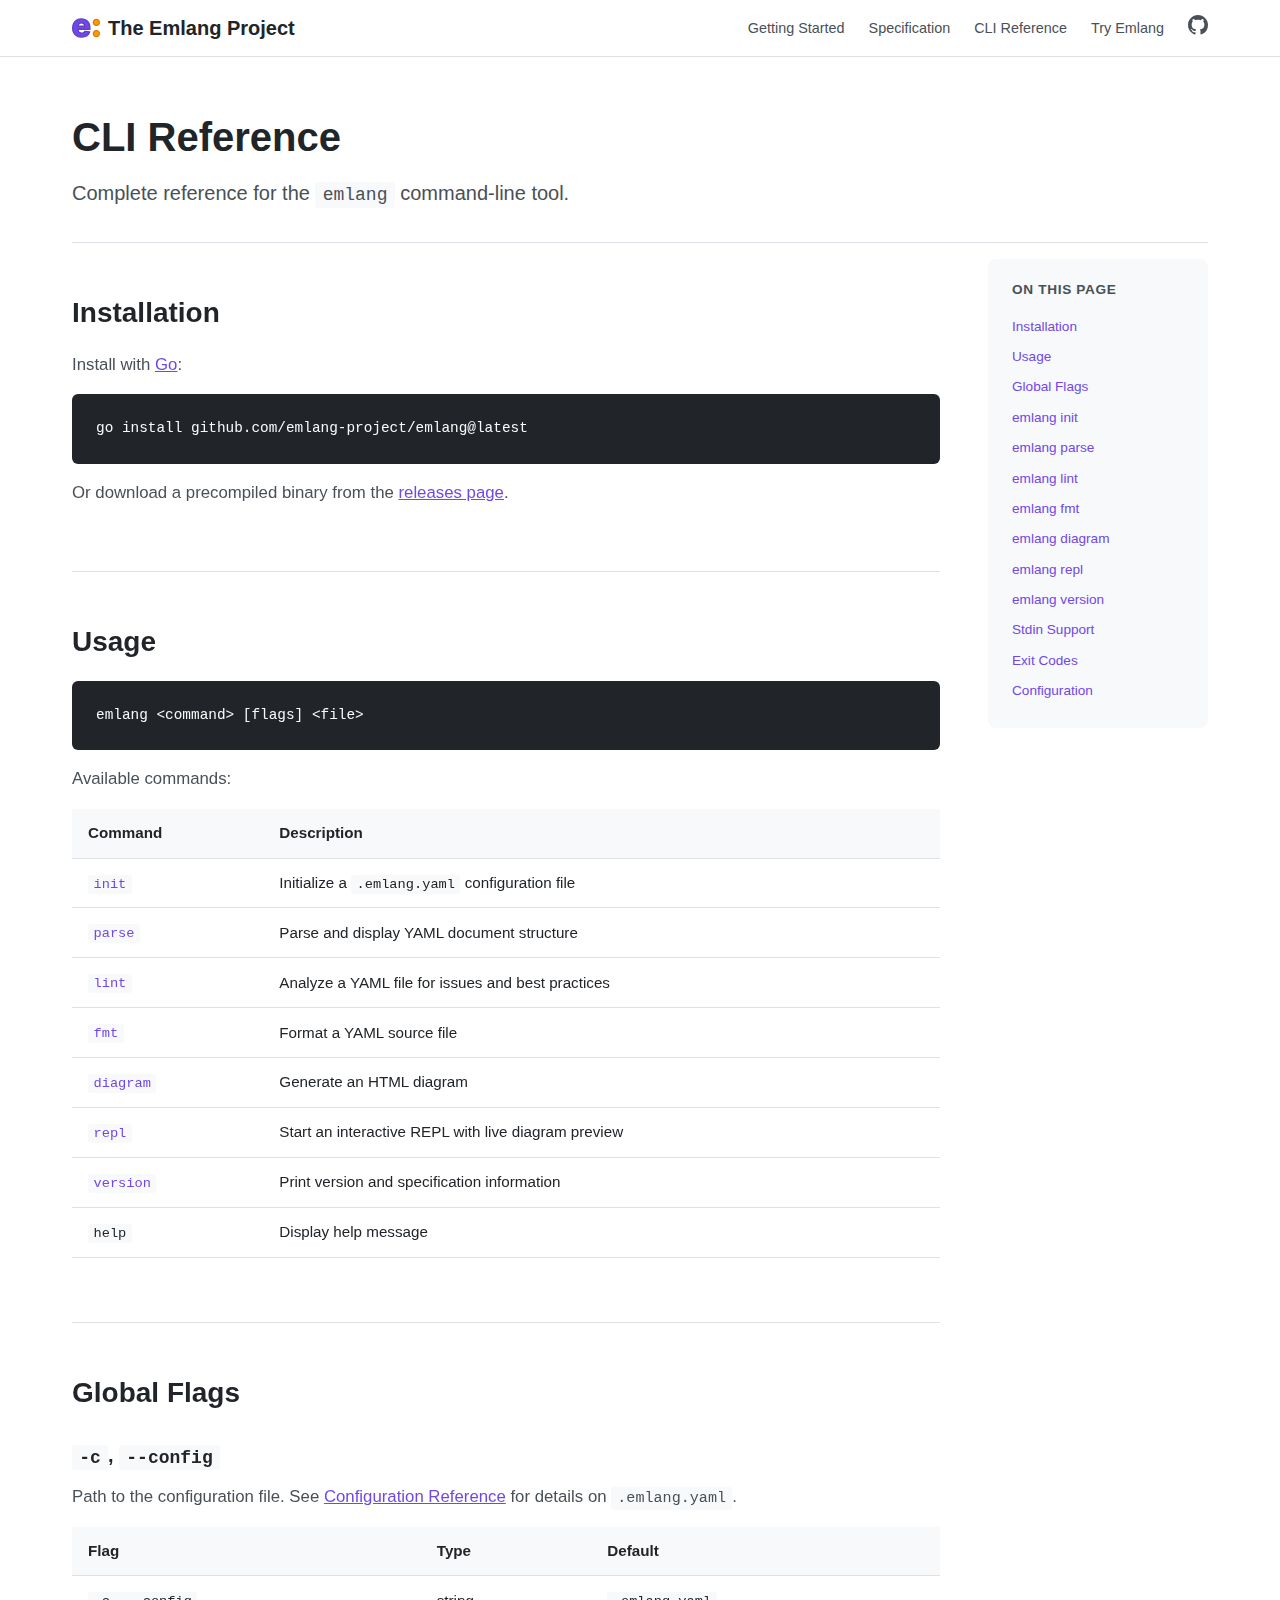
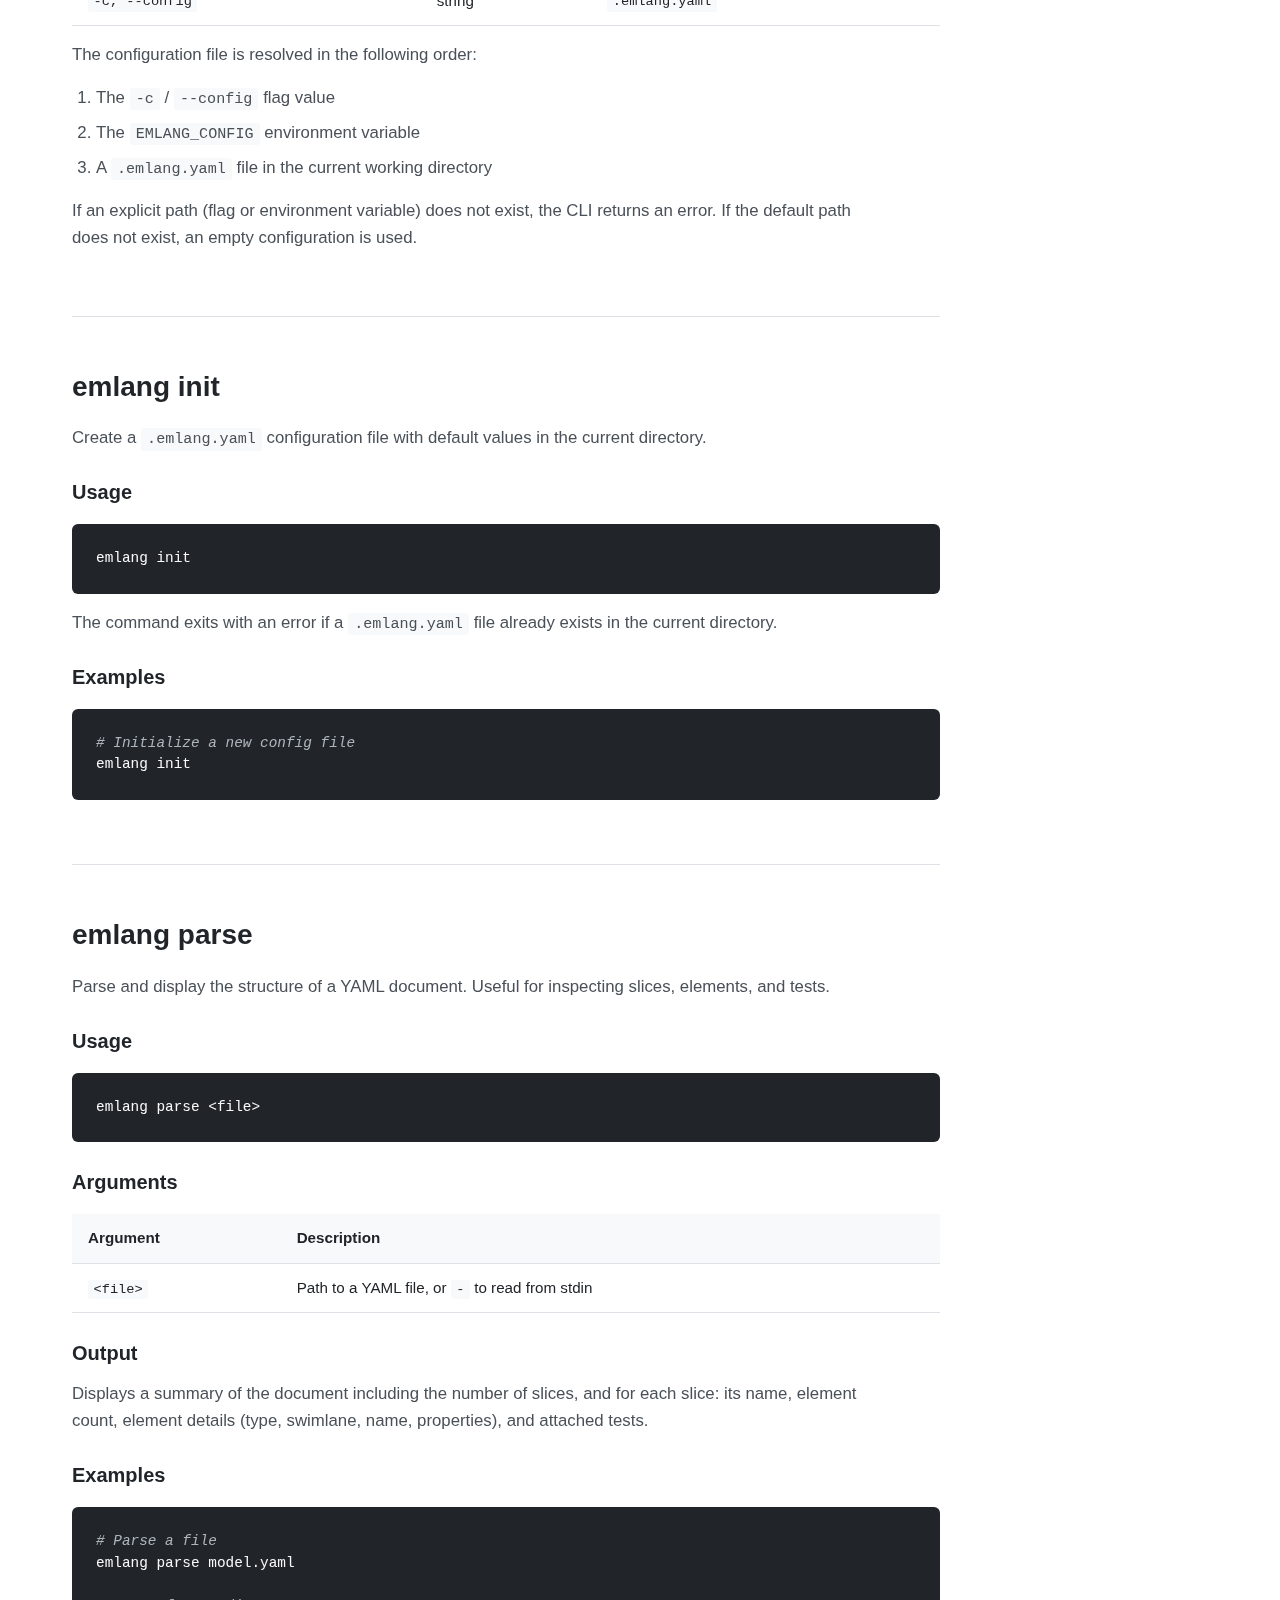
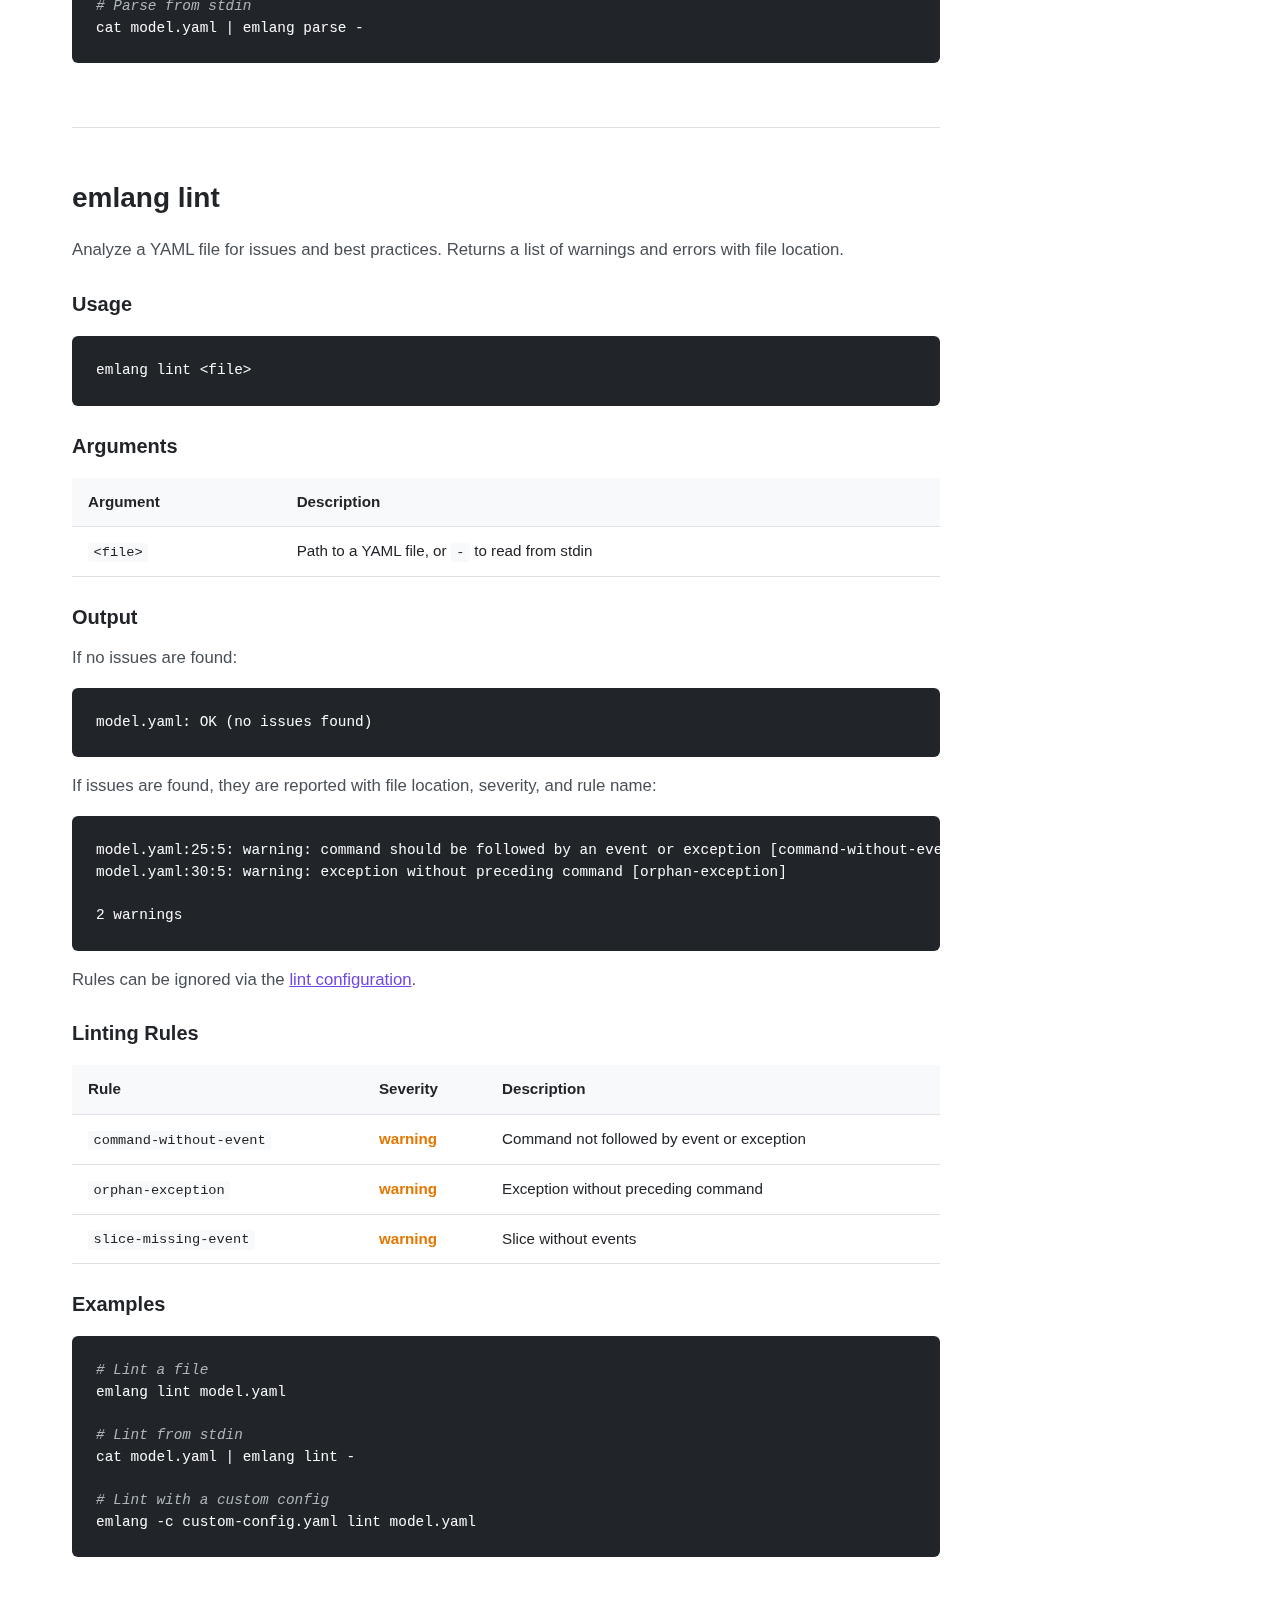
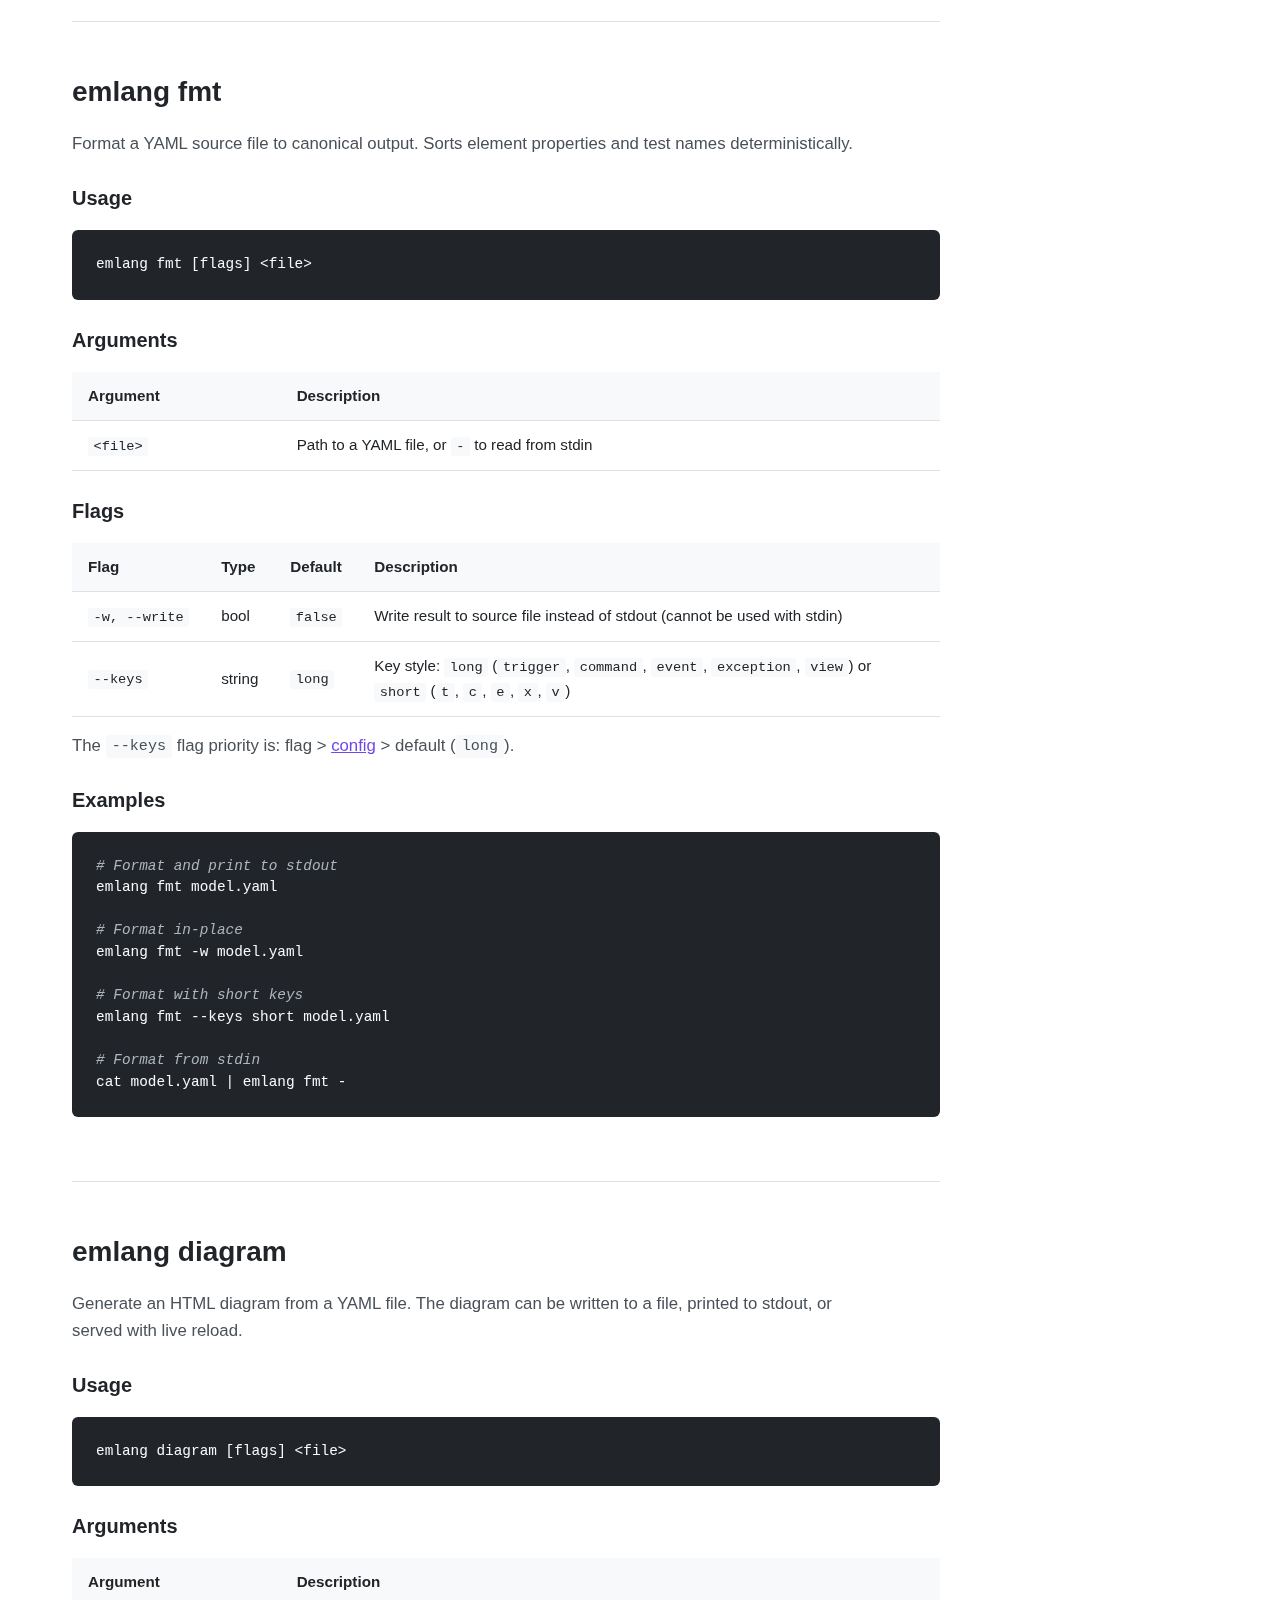
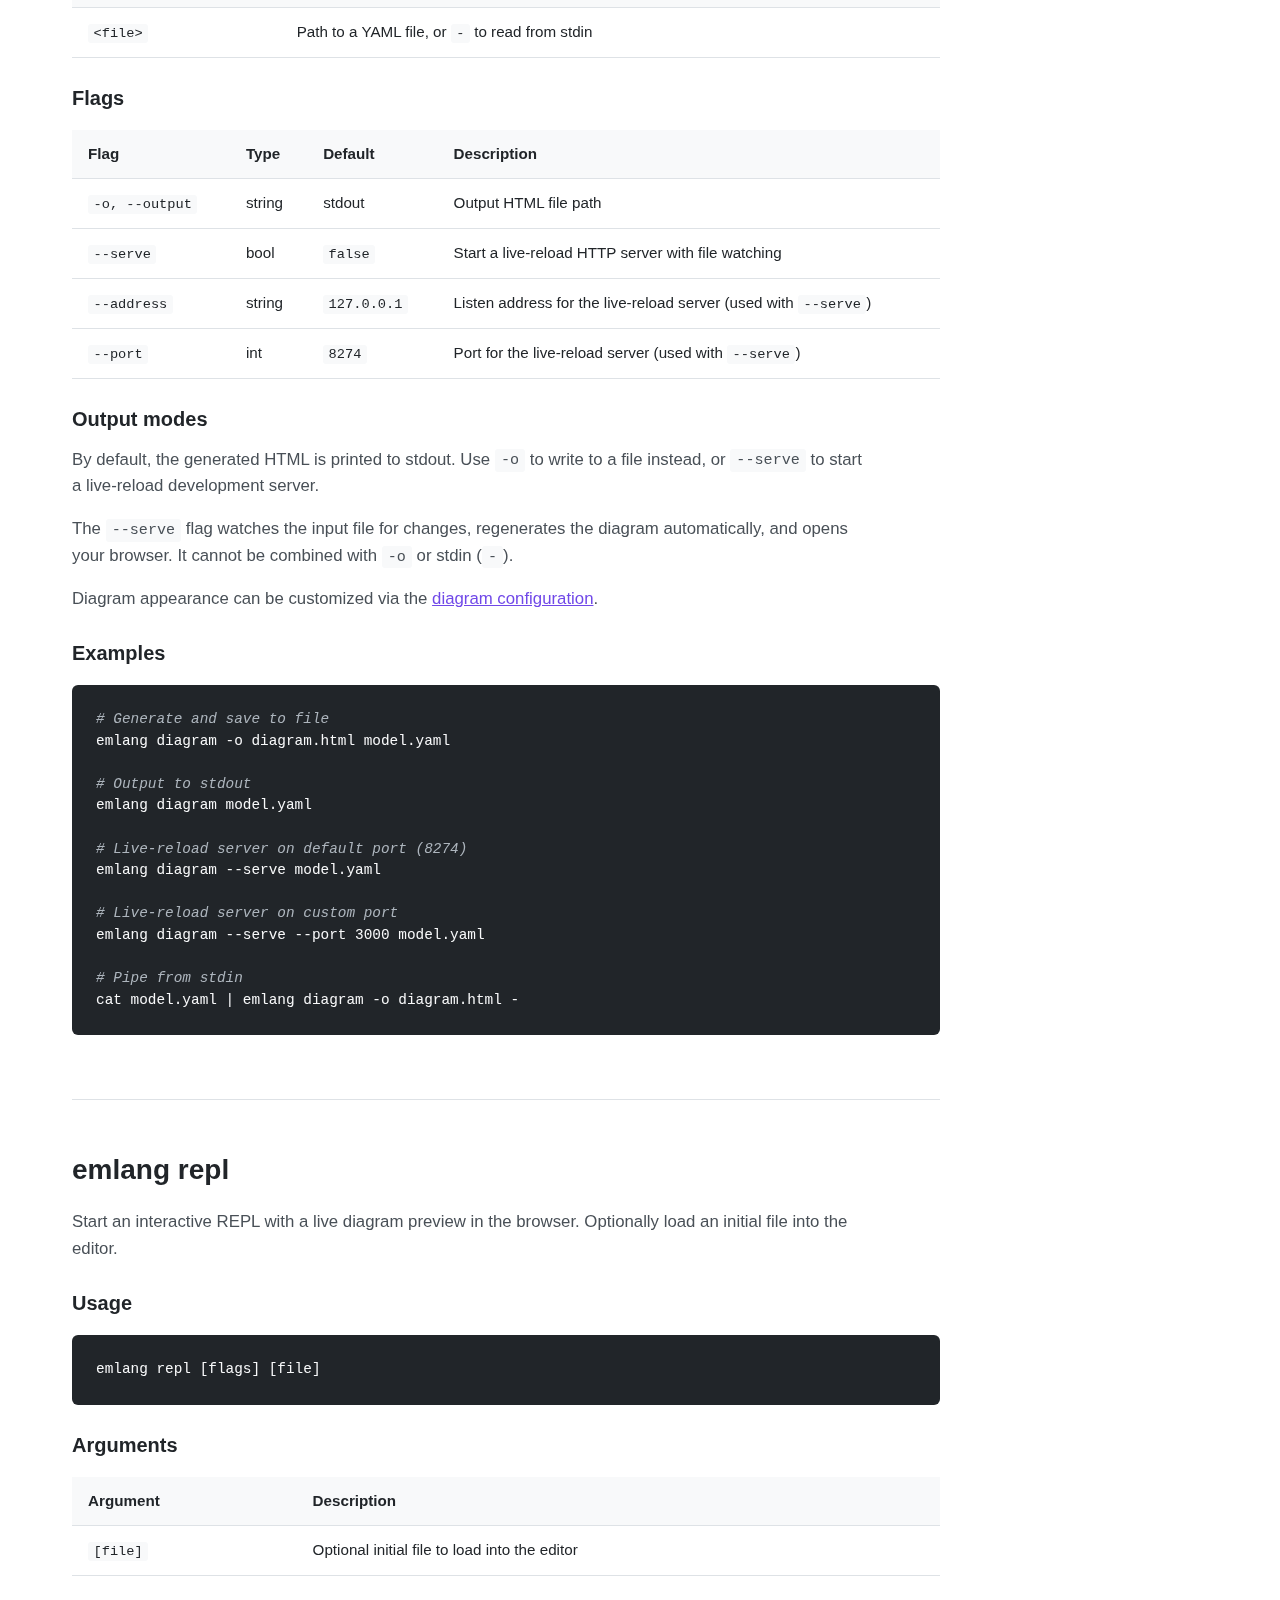
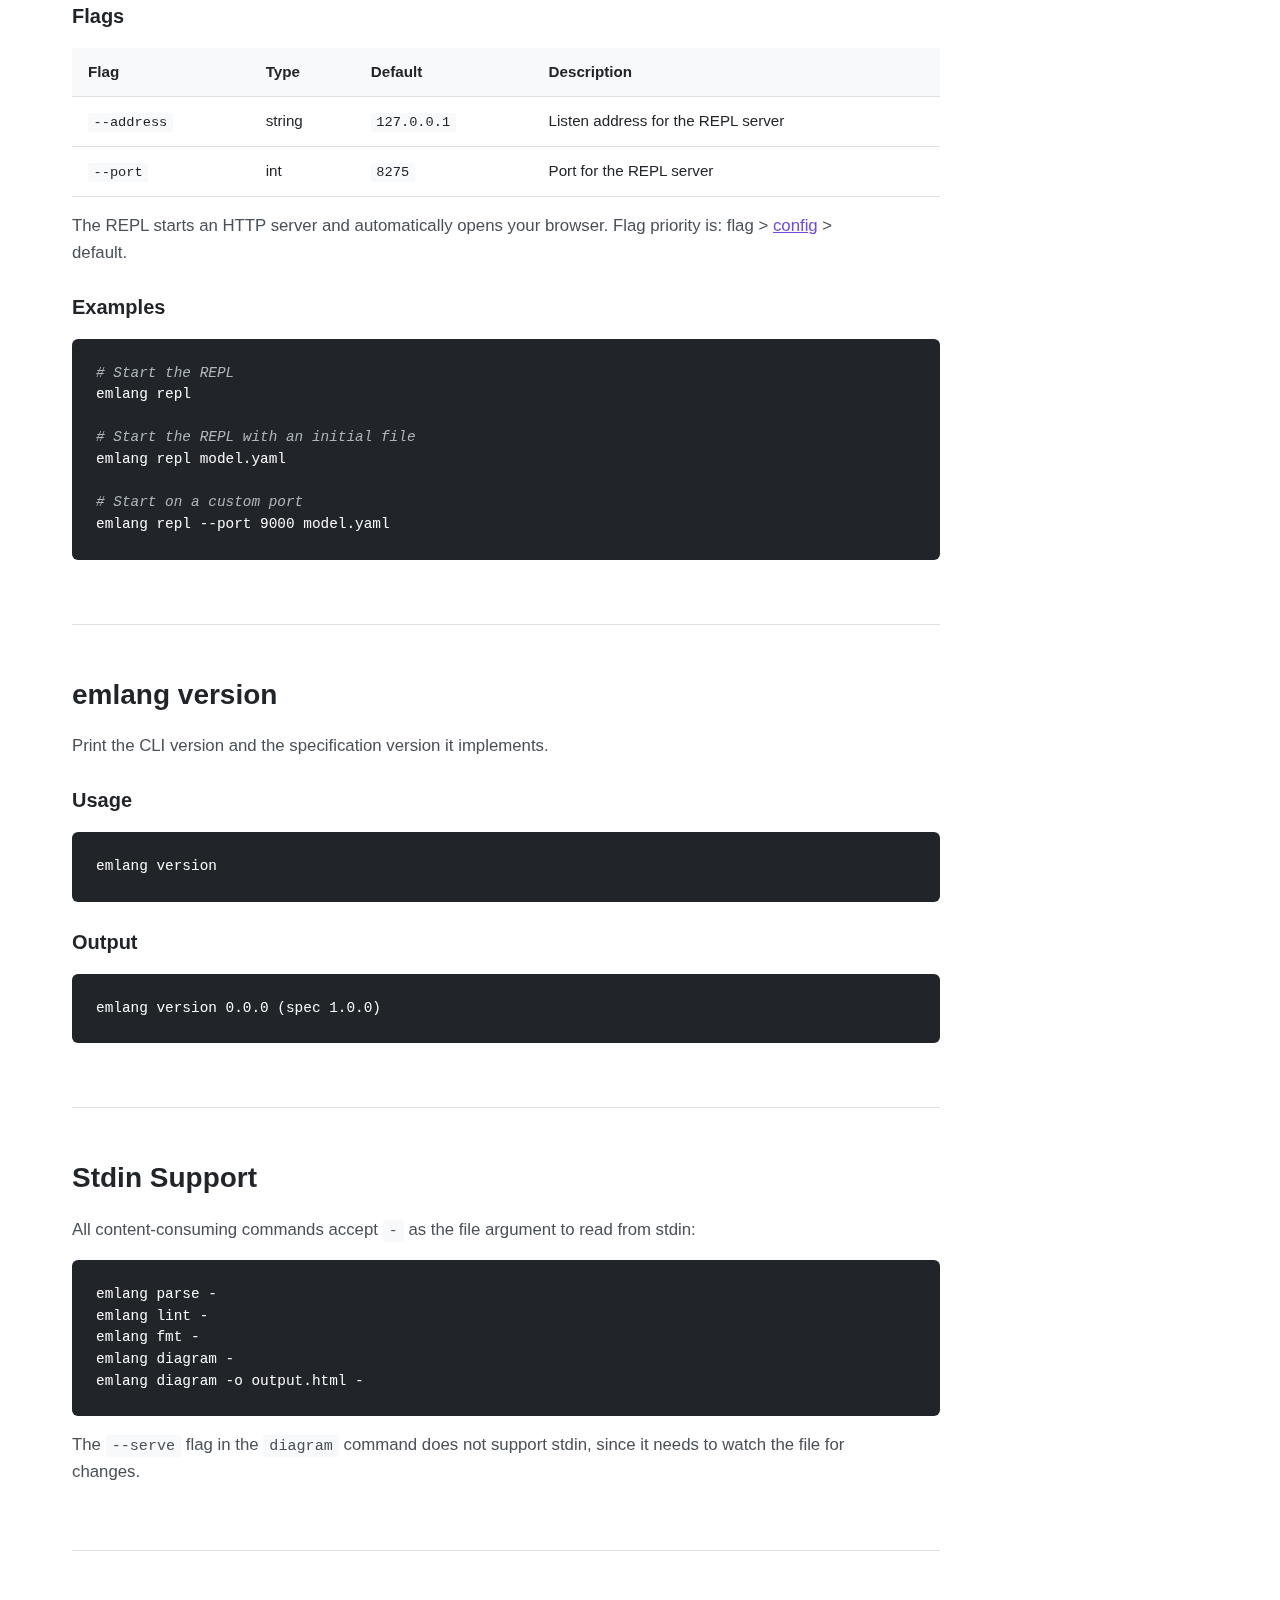
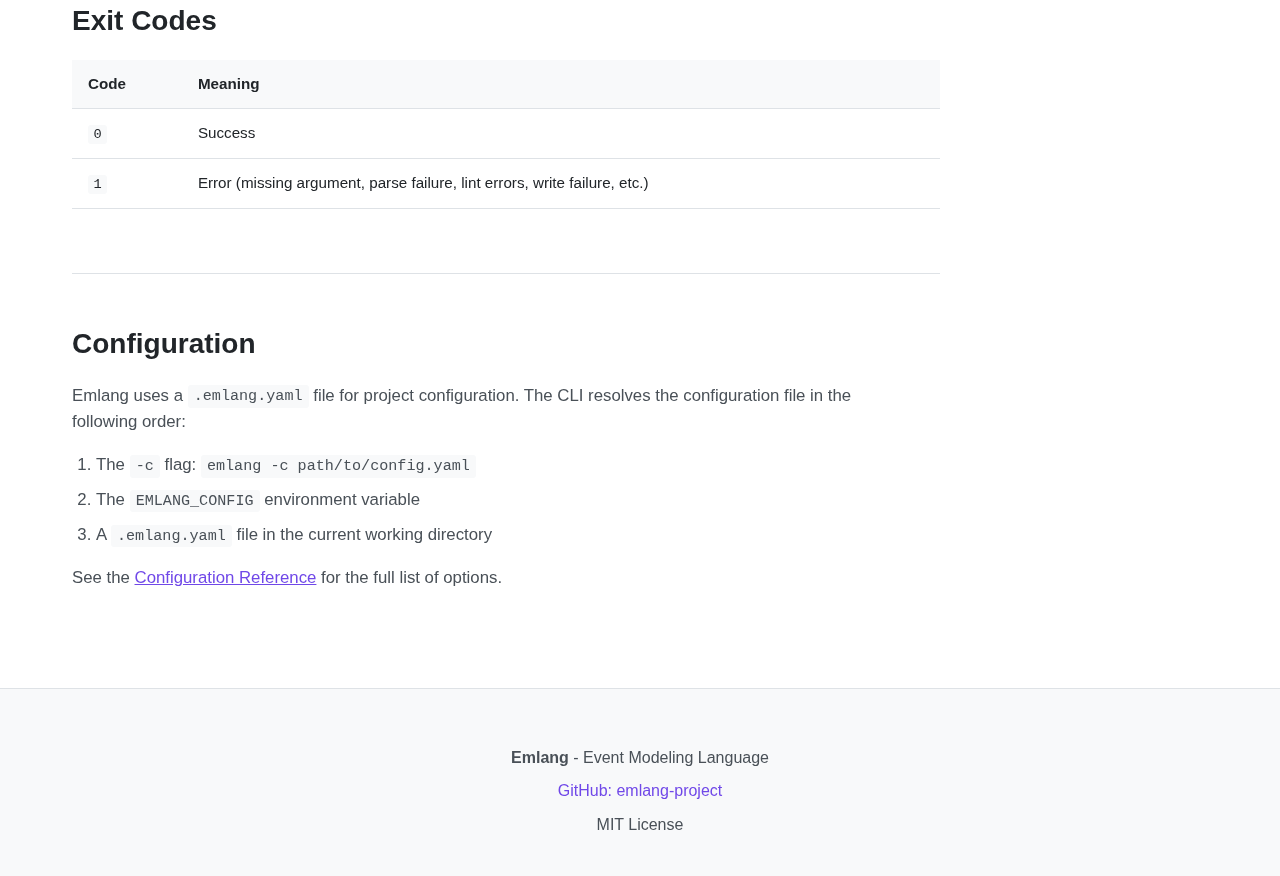
<file: cli.html>
<!DOCTYPE html>
<html lang="en">
<head>
    <meta charset="UTF-8">
    <meta name="viewport" content="width=device-width, initial-scale=1.0">
    <title>CLI Reference - Emlang</title>
    <meta name="description" content="Complete CLI reference for Emlang - Event Modeling Language toolchain.">
    <link rel="icon" type="image/x-icon" href="favicon.ico">
    <link rel="canonical" href="https://emlang-project.github.io/cli.html">
    <link rel="stylesheet" href="styles.css">
</head>
<body>
    <nav>
        <div class="nav-inner">
            <a href="index.html" class="nav-logo"><img src="logo.svg" alt="Emlang" class="nav-logo-img"> The Emlang Project</a>
            <button class="nav-toggle" aria-label="Toggle navigation" onclick="document.querySelector('.nav-links').classList.toggle('open')">
                <svg viewBox="0 0 24 24" fill="none" stroke="currentColor" stroke-width="2"><path d="M3 12h18M3 6h18M3 18h18"/></svg>
            </button>
            <ul class="nav-links">
                <li><a href="index.html#getting-started">Getting Started</a></li>
                <li><a href="spec.html">Specification</a></li>
                <li><a href="cli.html">CLI Reference</a></li>
                <li><a href="repl.html" target="_blank">Try Emlang</a></li>
                <li><a href="https://github.com/emlang-project" target="_blank" aria-label="GitHub" class="nav-github"><svg viewBox="0 0 16 16" width="20" height="20" fill="currentColor"><path d="M8 0C3.58 0 0 3.58 0 8c0 3.54 2.29 6.53 5.47 7.59.4.07.55-.17.55-.38 0-.19-.01-.82-.01-1.49-2.01.37-2.53-.49-2.69-.94-.09-.23-.48-.94-.82-1.13-.28-.15-.68-.52-.01-.53.63-.01 1.08.58 1.23.82.72 1.21 1.87.87 2.33.66.07-.52.28-.87.51-1.07-1.78-.2-3.64-.89-3.64-3.95 0-.87.31-1.59.82-2.15-.08-.2-.36-1.02.08-2.12 0 0 .67-.21 2.2.82.64-.18 1.32-.27 2-.27.68 0 1.36.09 2 .27 1.53-1.04 2.2-.82 2.2-.82.44 1.1.16 1.92.08 2.12.51.56.82 1.27.82 2.15 0 3.07-1.87 3.75-3.65 3.95.29.25.54.73.54 1.48 0 1.07-.01 1.93-.01 2.2 0 .21.15.46.55.38A8.013 8.013 0 0016 8c0-4.42-3.58-8-8-8z"/></svg></a></li>
            </ul>
        </div>
    </nav>

    <div class="container">
        <div class="page-header">
            <h1>CLI Reference</h1>
            <p>Complete reference for the <code>emlang</code> command-line tool.</p>
        </div>

        <div class="content-layout">
        <div class="content-main">

        <section id="installation">
            <h2>Installation</h2>
            <p>Install with <a href="https://go.dev/" style="color: var(--violet-6);">Go</a>:</p>
            <div class="code-wrapper">
                <button class="copy-btn" onclick="copyCode(this)">Copy</button>
                <pre><code>go install github.com/emlang-project/emlang@latest</code></pre>
            </div>
            <p>Or download a precompiled binary from the <a href="https://github.com/emlang-project/emlang/releases" style="color: var(--violet-6);">releases page</a>.</p>
        </section>

        <section id="usage">
            <h2>Usage</h2>
            <pre><code>emlang &lt;command&gt; [flags] &lt;file&gt;</code></pre>
            <p>Available commands:</p>
            <div class="table-wrapper">
                <table>
                    <thead>
                        <tr>
                            <th>Command</th>
                            <th>Description</th>
                        </tr>
                    </thead>
                    <tbody>
                        <tr>
                            <td><code><a href="#init" style="color: var(--violet-6); text-decoration: none;">init</a></code></td>
                            <td>Initialize a <code>.emlang.yaml</code> configuration file</td>
                        </tr>
                        <tr>
                            <td><code><a href="#parse" style="color: var(--violet-6); text-decoration: none;">parse</a></code></td>
                            <td>Parse and display YAML document structure</td>
                        </tr>
                        <tr>
                            <td><code><a href="#lint" style="color: var(--violet-6); text-decoration: none;">lint</a></code></td>
                            <td>Analyze a YAML file for issues and best practices</td>
                        </tr>
                        <tr>
                            <td><code><a href="#fmt" style="color: var(--violet-6); text-decoration: none;">fmt</a></code></td>
                            <td>Format a YAML source file</td>
                        </tr>
                        <tr>
                            <td><code><a href="#diagram" style="color: var(--violet-6); text-decoration: none;">diagram</a></code></td>
                            <td>Generate an HTML diagram</td>
                        </tr>
                        <tr>
                            <td><code><a href="#repl" style="color: var(--violet-6); text-decoration: none;">repl</a></code></td>
                            <td>Start an interactive REPL with live diagram preview</td>
                        </tr>
                        <tr>
                            <td><code><a href="#version" style="color: var(--violet-6); text-decoration: none;">version</a></code></td>
                            <td>Print version and specification information</td>
                        </tr>
                        <tr>
                            <td><code>help</code></td>
                            <td>Display help message</td>
                        </tr>
                    </tbody>
                </table>
            </div>
        </section>

        <section id="global-flags">
            <h2>Global Flags</h2>

            <h3><code>-c</code>, <code>--config</code></h3>
            <p>Path to the configuration file. See <a href="#configuration" style="color: var(--violet-6);">Configuration Reference</a> for details on <code>.emlang.yaml</code>.</p>
            <div class="table-wrapper">
                <table>
                    <thead>
                        <tr>
                            <th>Flag</th>
                            <th>Type</th>
                            <th>Default</th>
                        </tr>
                    </thead>
                    <tbody>
                        <tr>
                            <td><code>-c, --config</code></td>
                            <td>string</td>
                            <td><code>.emlang.yaml</code></td>
                        </tr>
                    </tbody>
                </table>
            </div>
            <p>The configuration file is resolved in the following order:</p>
            <ol>
                <li>The <code>-c</code> / <code>--config</code> flag value</li>
                <li>The <code>EMLANG_CONFIG</code> environment variable</li>
                <li>A <code>.emlang.yaml</code> file in the current working directory</li>
            </ol>
            <p>If an explicit path (flag or environment variable) does not exist, the CLI returns an error. If the default path does not exist, an empty configuration is used.</p>
        </section>

        <section id="init">
            <h2>emlang init</h2>
            <p>Create a <code>.emlang.yaml</code> configuration file with default values in the current directory.</p>

            <h3>Usage</h3>
            <pre><code>emlang init</code></pre>

            <p>The command exits with an error if a <code>.emlang.yaml</code> file already exists in the current directory.</p>

            <h3>Examples</h3>
            <div class="code-wrapper">
                <button class="copy-btn" onclick="copyCode(this)">Copy</button>
                <pre><code><span class="hljs-comment"># Initialize a new config file</span>
emlang init</code></pre>
            </div>
        </section>

        <section id="parse">
            <h2>emlang parse</h2>
            <p>Parse and display the structure of a YAML document. Useful for inspecting slices, elements, and tests.</p>

            <h3>Usage</h3>
            <pre><code>emlang parse &lt;file&gt;</code></pre>

            <h3>Arguments</h3>
            <div class="table-wrapper">
                <table>
                    <thead>
                        <tr>
                            <th>Argument</th>
                            <th>Description</th>
                        </tr>
                    </thead>
                    <tbody>
                        <tr>
                            <td><code>&lt;file&gt;</code></td>
                            <td>Path to a YAML file, or <code>-</code> to read from stdin</td>
                        </tr>
                    </tbody>
                </table>
            </div>

            <h3>Output</h3>
            <p>Displays a summary of the document including the number of slices, and for each slice: its name, element count, element details (type, swimlane, name, properties), and attached tests.</p>

            <h3>Examples</h3>
            <div class="code-wrapper">
                <button class="copy-btn" onclick="copyCode(this)">Copy</button>
                <pre><code><span class="hljs-comment"># Parse a file</span>
emlang parse model.yaml

<span class="hljs-comment"># Parse from stdin</span>
cat model.yaml | emlang parse -</code></pre>
            </div>
        </section>

        <section id="lint">
            <h2>emlang lint</h2>
            <p>Analyze a YAML file for issues and best practices. Returns a list of warnings and errors with file location.</p>

            <h3>Usage</h3>
            <pre><code>emlang lint &lt;file&gt;</code></pre>

            <h3>Arguments</h3>
            <div class="table-wrapper">
                <table>
                    <thead>
                        <tr>
                            <th>Argument</th>
                            <th>Description</th>
                        </tr>
                    </thead>
                    <tbody>
                        <tr>
                            <td><code>&lt;file&gt;</code></td>
                            <td>Path to a YAML file, or <code>-</code> to read from stdin</td>
                        </tr>
                    </tbody>
                </table>
            </div>

            <h3>Output</h3>
            <p>If no issues are found:</p>
            <pre><code>model.yaml: OK (no issues found)</code></pre>
            <p>If issues are found, they are reported with file location, severity, and rule name:</p>
            <pre><code>model.yaml:25:5: warning: command should be followed by an event or exception [command-without-event]
model.yaml:30:5: warning: exception without preceding command [orphan-exception]

2 warnings</code></pre>
            <p>Rules can be ignored via the <a href="config.html#lint" style="color: var(--violet-6);">lint configuration</a>.</p>

            <h3>Linting Rules</h3>
            <div class="table-wrapper">
                <table>
                    <thead>
                        <tr>
                            <th>Rule</th>
                            <th>Severity</th>
                            <th>Description</th>
                        </tr>
                    </thead>
                    <tbody>
                        <tr>
                            <td><code>command-without-event</code></td>
                            <td style="color: #e67700; font-weight: 600;">warning</td>
                            <td>Command not followed by event or exception</td>
                        </tr>
                        <tr>
                            <td><code>orphan-exception</code></td>
                            <td style="color: #e67700; font-weight: 600;">warning</td>
                            <td>Exception without preceding command</td>
                        </tr>
                        <tr>
                            <td><code>slice-missing-event</code></td>
                            <td style="color: #e67700; font-weight: 600;">warning</td>
                            <td>Slice without events</td>
                        </tr>
                    </tbody>
                </table>
            </div>

            <h3>Examples</h3>
            <div class="code-wrapper">
                <button class="copy-btn" onclick="copyCode(this)">Copy</button>
                <pre><code><span class="hljs-comment"># Lint a file</span>
emlang lint model.yaml

<span class="hljs-comment"># Lint from stdin</span>
cat model.yaml | emlang lint -

<span class="hljs-comment"># Lint with a custom config</span>
emlang -c custom-config.yaml lint model.yaml</code></pre>
            </div>
        </section>

        <section id="fmt">
            <h2>emlang fmt</h2>
            <p>Format a YAML source file to canonical output. Sorts element properties and test names deterministically.</p>

            <h3>Usage</h3>
            <pre><code>emlang fmt [flags] &lt;file&gt;</code></pre>

            <h3>Arguments</h3>
            <div class="table-wrapper">
                <table>
                    <thead>
                        <tr>
                            <th>Argument</th>
                            <th>Description</th>
                        </tr>
                    </thead>
                    <tbody>
                        <tr>
                            <td><code>&lt;file&gt;</code></td>
                            <td>Path to a YAML file, or <code>-</code> to read from stdin</td>
                        </tr>
                    </tbody>
                </table>
            </div>

            <h3>Flags</h3>
            <div class="table-wrapper">
                <table>
                    <thead>
                        <tr>
                            <th>Flag</th>
                            <th>Type</th>
                            <th>Default</th>
                            <th>Description</th>
                        </tr>
                    </thead>
                    <tbody>
                        <tr>
                            <td><code>-w, --write</code></td>
                            <td>bool</td>
                            <td><code>false</code></td>
                            <td>Write result to source file instead of stdout (cannot be used with stdin)</td>
                        </tr>
                        <tr>
                            <td><code>--keys</code></td>
                            <td>string</td>
                            <td><code>long</code></td>
                            <td>Key style: <code>long</code> (<code>trigger</code>, <code>command</code>, <code>event</code>, <code>exception</code>, <code>view</code>) or <code>short</code> (<code>t</code>, <code>c</code>, <code>e</code>, <code>x</code>, <code>v</code>)</td>
                        </tr>
                    </tbody>
                </table>
            </div>

            <p>The <code>--keys</code> flag priority is: flag &gt; <a href="config.html#fmt" style="color: var(--violet-6);">config</a> &gt; default (<code>long</code>).</p>

            <h3>Examples</h3>
            <div class="code-wrapper">
                <button class="copy-btn" onclick="copyCode(this)">Copy</button>
                <pre><code><span class="hljs-comment"># Format and print to stdout</span>
emlang fmt model.yaml

<span class="hljs-comment"># Format in-place</span>
emlang fmt -w model.yaml

<span class="hljs-comment"># Format with short keys</span>
emlang fmt --keys short model.yaml

<span class="hljs-comment"># Format from stdin</span>
cat model.yaml | emlang fmt -</code></pre>
            </div>
        </section>

        <section id="diagram">
            <h2>emlang diagram</h2>
            <p>Generate an HTML diagram from a YAML file. The diagram can be written to a file, printed to stdout, or served with live reload.</p>

            <h3>Usage</h3>
            <pre><code>emlang diagram [flags] &lt;file&gt;</code></pre>

            <h3>Arguments</h3>
            <div class="table-wrapper">
                <table>
                    <thead>
                        <tr>
                            <th>Argument</th>
                            <th>Description</th>
                        </tr>
                    </thead>
                    <tbody>
                        <tr>
                            <td><code>&lt;file&gt;</code></td>
                            <td>Path to a YAML file, or <code>-</code> to read from stdin</td>
                        </tr>
                    </tbody>
                </table>
            </div>

            <h3>Flags</h3>
            <div class="table-wrapper">
                <table>
                    <thead>
                        <tr>
                            <th>Flag</th>
                            <th>Type</th>
                            <th>Default</th>
                            <th>Description</th>
                        </tr>
                    </thead>
                    <tbody>
                        <tr>
                            <td><code>-o, --output</code></td>
                            <td>string</td>
                            <td>stdout</td>
                            <td>Output HTML file path</td>
                        </tr>
                        <tr>
                            <td><code>--serve</code></td>
                            <td>bool</td>
                            <td><code>false</code></td>
                            <td>Start a live-reload HTTP server with file watching</td>
                        </tr>
                        <tr>
                            <td><code>--address</code></td>
                            <td>string</td>
                            <td><code>127.0.0.1</code></td>
                            <td>Listen address for the live-reload server (used with <code>--serve</code>)</td>
                        </tr>
                        <tr>
                            <td><code>--port</code></td>
                            <td>int</td>
                            <td><code>8274</code></td>
                            <td>Port for the live-reload server (used with <code>--serve</code>)</td>
                        </tr>
                    </tbody>
                </table>
            </div>

            <h3>Output modes</h3>
            <p>By default, the generated HTML is printed to stdout. Use <code>-o</code> to write to a file instead, or <code>--serve</code> to start a live-reload development server.</p>
            <p>The <code>--serve</code> flag watches the input file for changes, regenerates the diagram automatically, and opens your browser. It cannot be combined with <code>-o</code> or stdin (<code>-</code>).</p>
            <p>Diagram appearance can be customized via the <a href="#config-diagram" style="color: var(--violet-6);">diagram configuration</a>.</p>

            <h3>Examples</h3>
            <div class="code-wrapper">
                <button class="copy-btn" onclick="copyCode(this)">Copy</button>
                <pre><code><span class="hljs-comment"># Generate and save to file</span>
emlang diagram -o diagram.html model.yaml

<span class="hljs-comment"># Output to stdout</span>
emlang diagram model.yaml

<span class="hljs-comment"># Live-reload server on default port (8274)</span>
emlang diagram --serve model.yaml

<span class="hljs-comment"># Live-reload server on custom port</span>
emlang diagram --serve --port 3000 model.yaml

<span class="hljs-comment"># Pipe from stdin</span>
cat model.yaml | emlang diagram -o diagram.html -</code></pre>
            </div>
        </section>

        <section id="repl">
            <h2>emlang repl</h2>
            <p>Start an interactive REPL with a live diagram preview in the browser. Optionally load an initial file into the editor.</p>

            <h3>Usage</h3>
            <pre><code>emlang repl [flags] [file]</code></pre>

            <h3>Arguments</h3>
            <div class="table-wrapper">
                <table>
                    <thead>
                        <tr>
                            <th>Argument</th>
                            <th>Description</th>
                        </tr>
                    </thead>
                    <tbody>
                        <tr>
                            <td><code>[file]</code></td>
                            <td>Optional initial file to load into the editor</td>
                        </tr>
                    </tbody>
                </table>
            </div>

            <h3>Flags</h3>
            <div class="table-wrapper">
                <table>
                    <thead>
                        <tr>
                            <th>Flag</th>
                            <th>Type</th>
                            <th>Default</th>
                            <th>Description</th>
                        </tr>
                    </thead>
                    <tbody>
                        <tr>
                            <td><code>--address</code></td>
                            <td>string</td>
                            <td><code>127.0.0.1</code></td>
                            <td>Listen address for the REPL server</td>
                        </tr>
                        <tr>
                            <td><code>--port</code></td>
                            <td>int</td>
                            <td><code>8275</code></td>
                            <td>Port for the REPL server</td>
                        </tr>
                    </tbody>
                </table>
            </div>

            <p>The REPL starts an HTTP server and automatically opens your browser. Flag priority is: flag &gt; <a href="config.html#repl" style="color: var(--violet-6);">config</a> &gt; default.</p>

            <h3>Examples</h3>
            <div class="code-wrapper">
                <button class="copy-btn" onclick="copyCode(this)">Copy</button>
                <pre><code><span class="hljs-comment"># Start the REPL</span>
emlang repl

<span class="hljs-comment"># Start the REPL with an initial file</span>
emlang repl model.yaml

<span class="hljs-comment"># Start on a custom port</span>
emlang repl --port 9000 model.yaml</code></pre>
            </div>
        </section>

        <section id="version">
            <h2>emlang version</h2>
            <p>Print the CLI version and the specification version it implements.</p>

            <h3>Usage</h3>
            <pre><code>emlang version</code></pre>

            <h3>Output</h3>
            <pre><code>emlang version 0.0.0 (spec 1.0.0)</code></pre>
        </section>

        <section id="stdin">
            <h2>Stdin Support</h2>
            <p>All content-consuming commands accept <code>-</code> as the file argument to read from stdin:</p>
            <div class="code-wrapper">
                <button class="copy-btn" onclick="copyCode(this)">Copy</button>
                <pre><code>emlang parse -
emlang lint -
emlang fmt -
emlang diagram -
emlang diagram -o output.html -</code></pre>
            </div>
            <p>The <code>--serve</code> flag in the <code>diagram</code> command does not support stdin, since it needs to watch the file for changes.</p>
        </section>

        <section id="exit-codes">
            <h2>Exit Codes</h2>
            <div class="table-wrapper">
                <table>
                    <thead>
                        <tr>
                            <th>Code</th>
                            <th>Meaning</th>
                        </tr>
                    </thead>
                    <tbody>
                        <tr>
                            <td><code>0</code></td>
                            <td>Success</td>
                        </tr>
                        <tr>
                            <td><code>1</code></td>
                            <td>Error (missing argument, parse failure, lint errors, write failure, etc.)</td>
                        </tr>
                    </tbody>
                </table>
            </div>
        </section>

        <section id="configuration">
            <h2>Configuration</h2>
            <p>Emlang uses a <code>.emlang.yaml</code> file for project configuration. The CLI resolves the configuration file in the following order:</p>
            <ol>
                <li>The <code>-c</code> flag: <code>emlang -c path/to/config.yaml</code></li>
                <li>The <code>EMLANG_CONFIG</code> environment variable</li>
                <li>A <code>.emlang.yaml</code> file in the current working directory</li>
            </ol>

            <p>See the <a href="config.html" style="color: var(--violet-6);">Configuration Reference</a> for the full list of options.</p>
        </section>

        </div><!-- .content-main -->
        <aside class="toc-sidebar">
            <div class="toc">
                <h3>On this page</h3>
                <ul>
                    <li><a href="#installation">Installation</a></li>
                    <li><a href="#usage">Usage</a></li>
                    <li><a href="#global-flags">Global Flags</a></li>
                    <li><a href="#init">emlang init</a></li>
                    <li><a href="#parse">emlang parse</a></li>
                    <li><a href="#lint">emlang lint</a></li>
                    <li><a href="#fmt">emlang fmt</a></li>
                    <li><a href="#diagram">emlang diagram</a></li>
                    <li><a href="#repl">emlang repl</a></li>
                    <li><a href="#version">emlang version</a></li>
                    <li><a href="#stdin">Stdin Support</a></li>
                    <li><a href="#exit-codes">Exit Codes</a></li>
                    <li><a href="config.html">Configuration</a></li>
                </ul>
            </div>
        </aside>
        </div><!-- .content-layout -->
    </div>

    <footer>
        <div class="container">
            <p><strong>Emlang</strong> - Event Modeling Language</p>
            <p><a href="https://github.com/emlang-project">GitHub: emlang-project</a></p>
            <p>MIT License</p>
        </div>
    </footer>

    <script>
        function copyCode(btn) {
            const wrapper = btn.parentElement;
            const codeEl = wrapper.querySelector('code');
            const text = codeEl.textContent.trim();
            navigator.clipboard.writeText(text).then(() => {
                btn.textContent = 'Copied!';
                setTimeout(() => { btn.textContent = 'Copy'; }, 2000);
            });
        }
    </script>
</body>
</html>
</file>
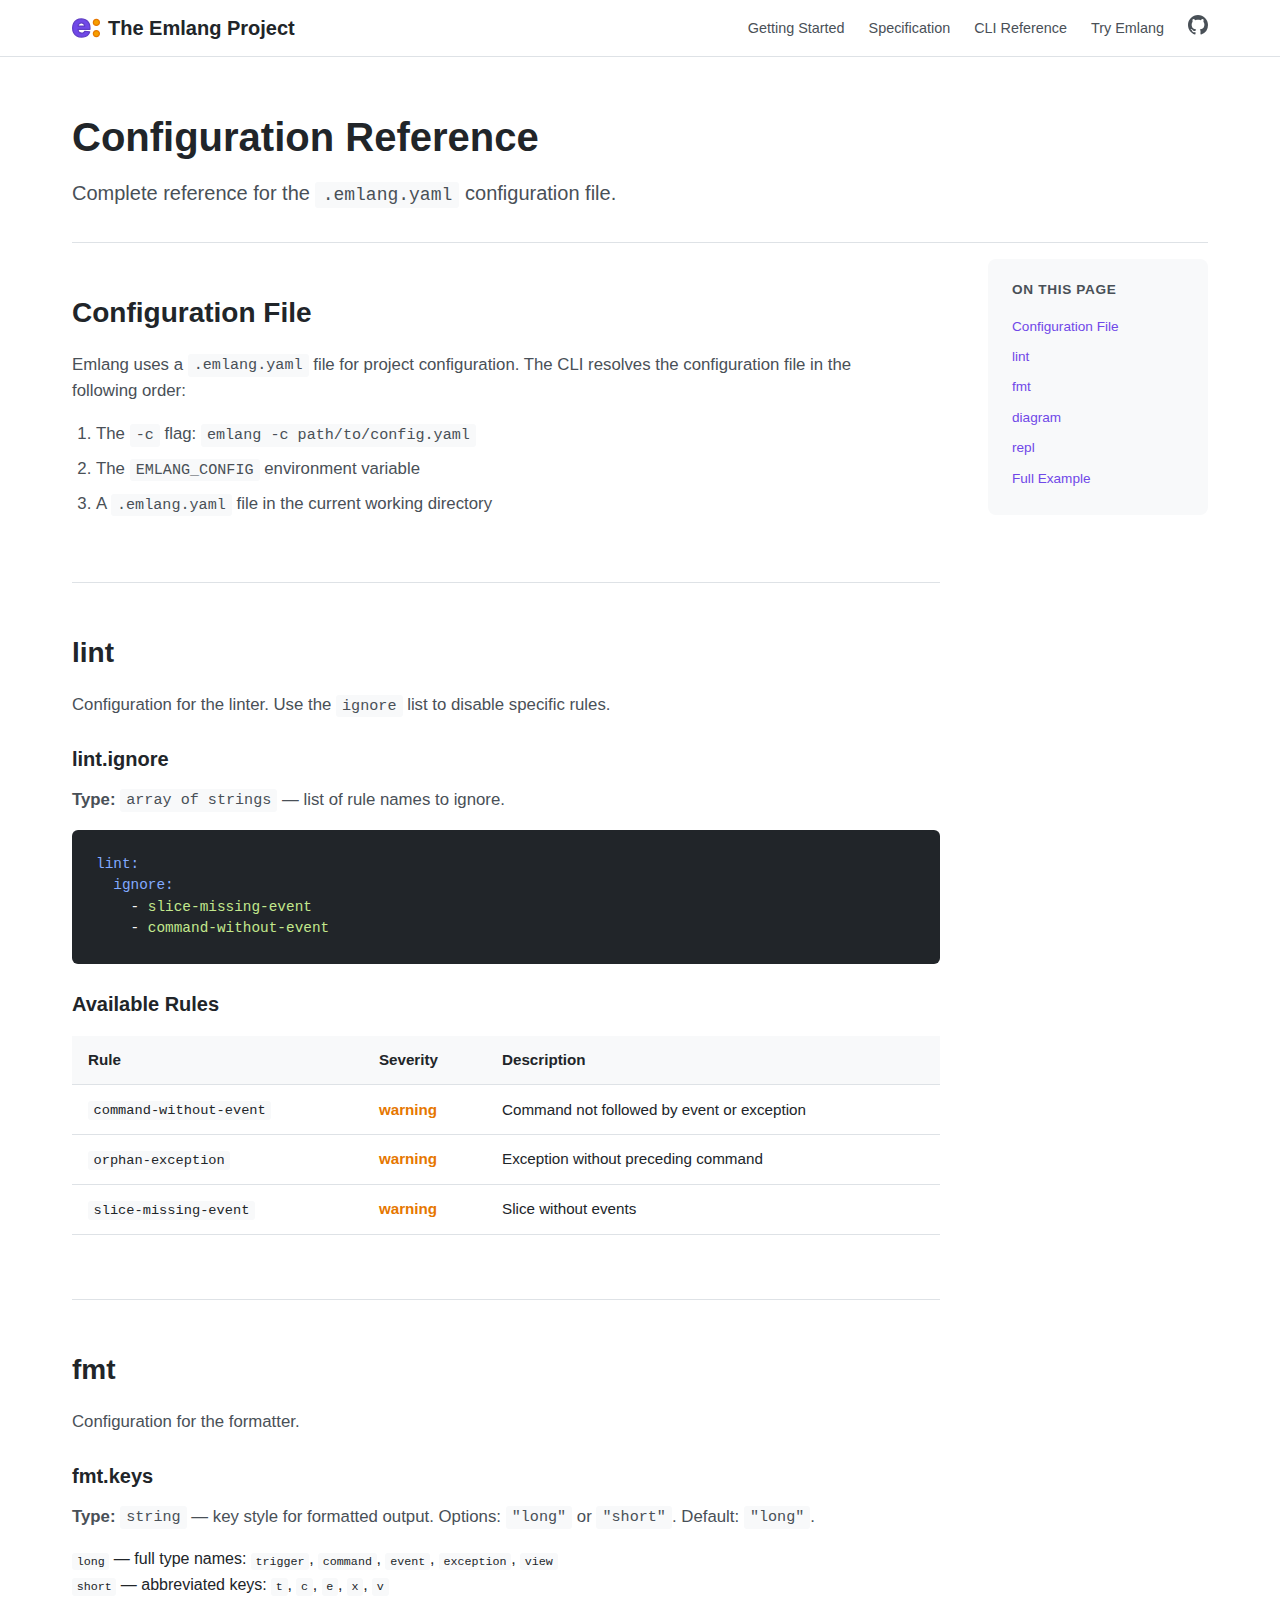
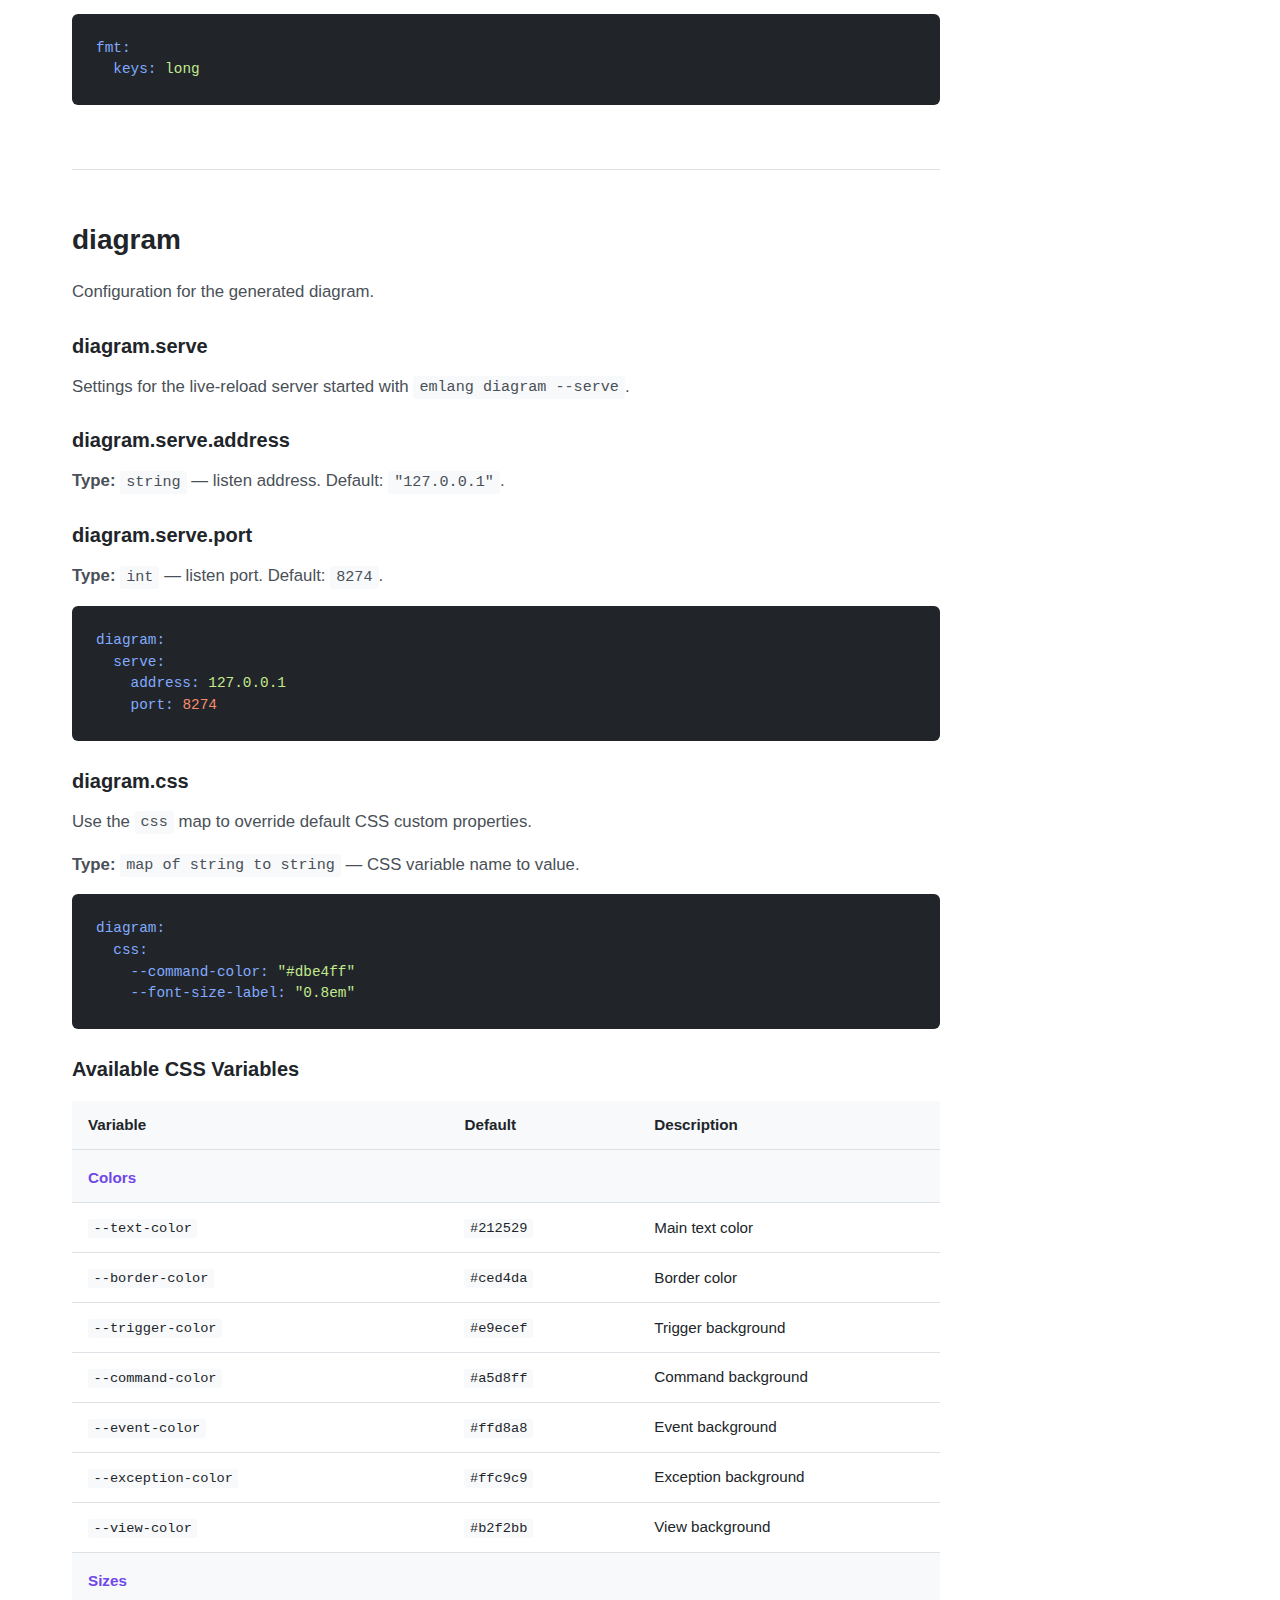
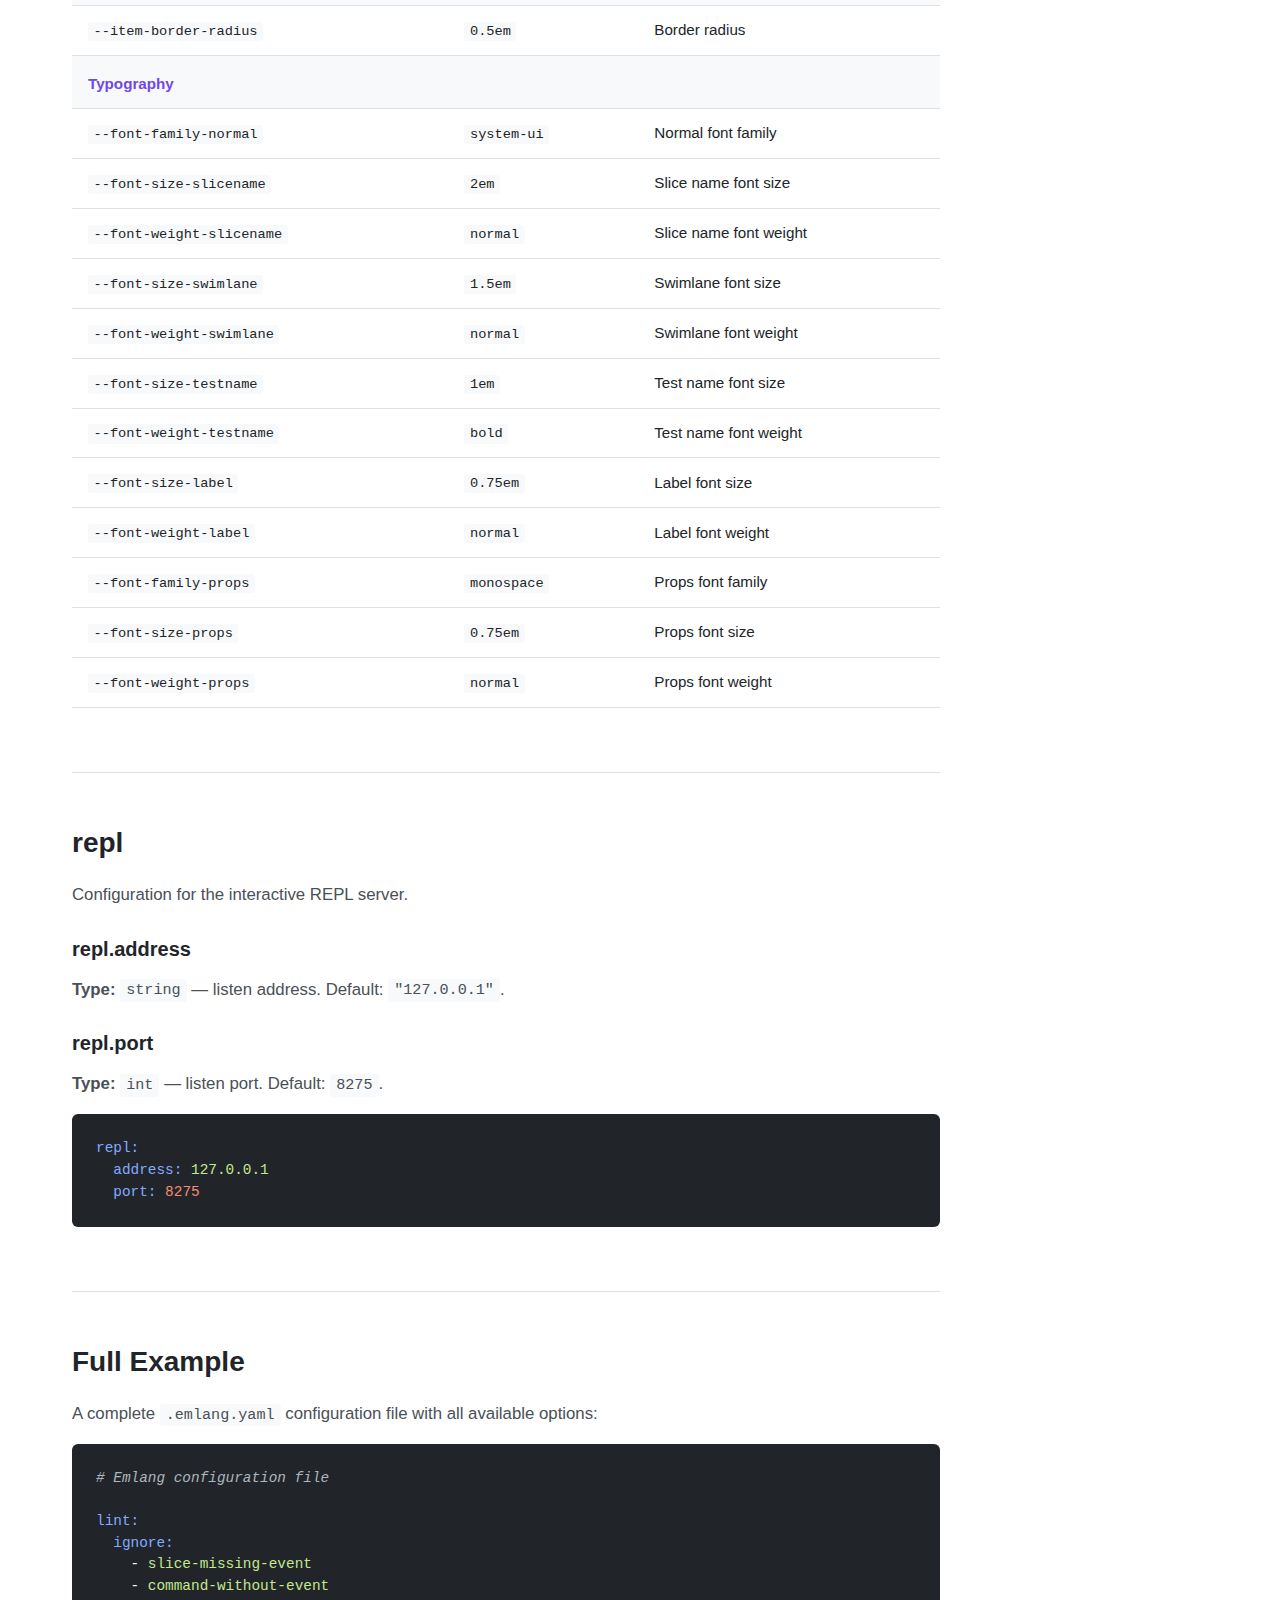
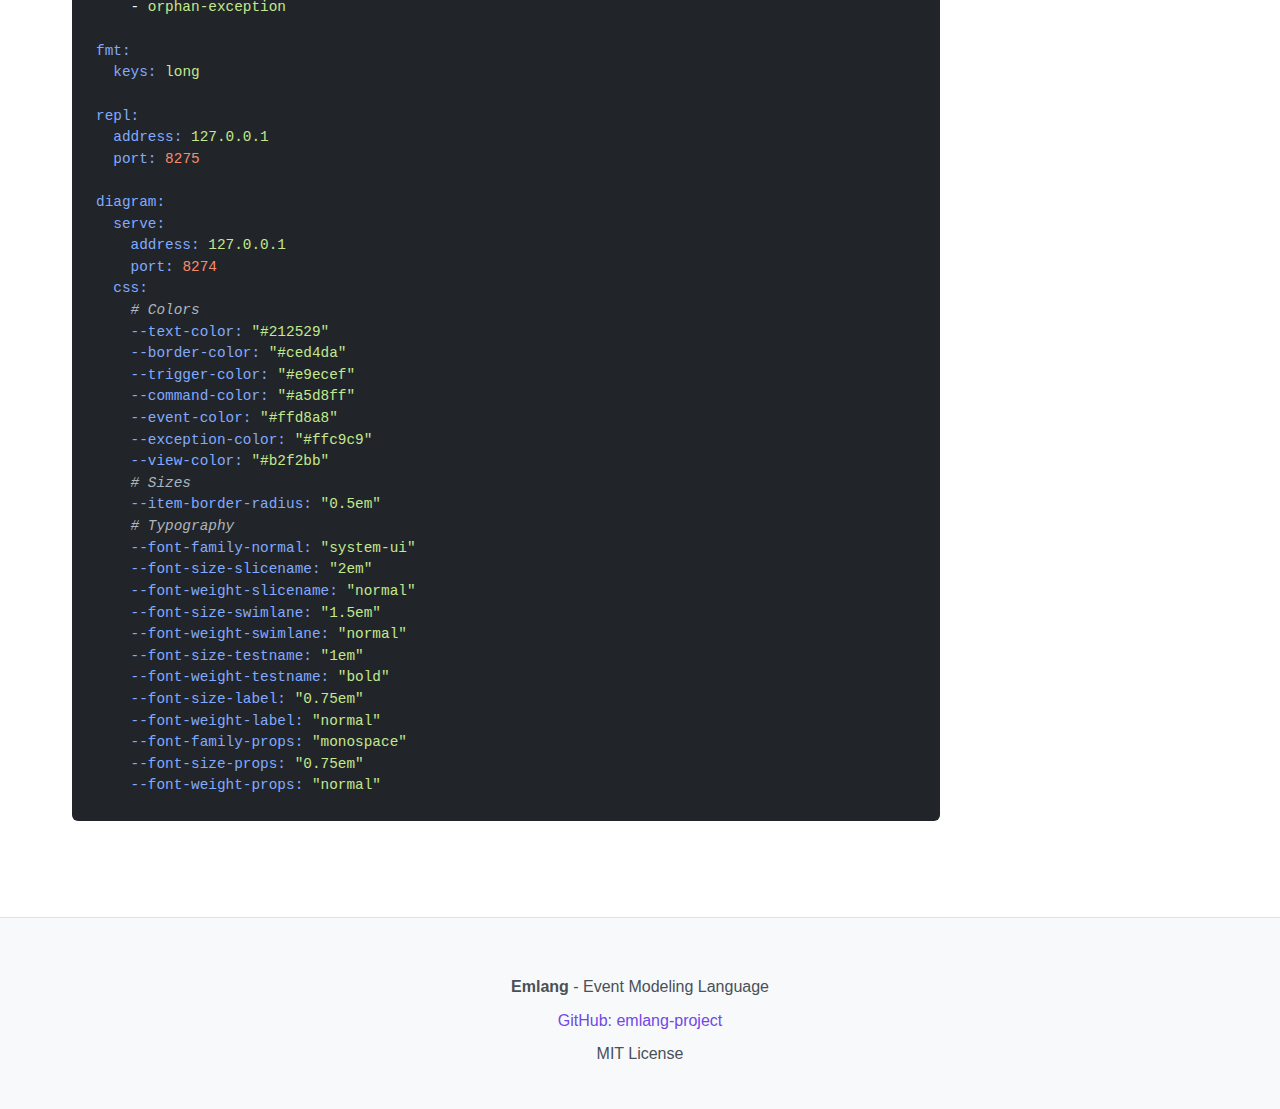
<file: config.html>
<!DOCTYPE html>
<html lang="en">
<head>
    <meta charset="UTF-8">
    <meta name="viewport" content="width=device-width, initial-scale=1.0">
    <title>Configuration Reference - Emlang</title>
    <meta name="description" content="Configuration reference for Emlang - Event Modeling Language CLI tool.">
    <link rel="icon" type="image/x-icon" href="favicon.ico">
    <link rel="canonical" href="https://emlang-project.github.io/config.html">
    <style>
        /* Open Colors */
        :root {
            --violet-6: #7048e8;
            --violet-7: #5f3dc4;
            --orange-6: #f59f00;
            --orange-7: #e67700;
            --gray-0: #f8f9fa;
            --gray-1: #f1f3f5;
            --gray-3: #dee2e6;
            --gray-5: #adb5bd;
            --gray-7: #495057;
            --gray-9: #212529;
        }

        * {
            margin: 0;
            padding: 0;
            box-sizing: border-box;
        }

        html {
            scroll-behavior: smooth;
            scroll-padding-top: 60px;
        }

        body {
            font-family: -apple-system, BlinkMacSystemFont, 'Segoe UI', Roboto, Oxygen, Ubuntu, Cantarell, sans-serif;
            line-height: 1.6;
            color: var(--gray-9);
            background: white;
        }

        /* Nav */
        nav {
            position: sticky;
            top: 0;
            z-index: 100;
            background: white;
            border-bottom: 1px solid var(--gray-3);
        }

        .nav-inner {
            max-width: 1200px;
            margin: 0 auto;
            padding: 0 2rem;
            display: flex;
            align-items: center;
            justify-content: space-between;
            height: 56px;
        }

        .nav-logo {
            font-weight: 800;
            font-size: 1.25rem;
            text-decoration: none;
            color: var(--gray-9);
            display: flex;
            align-items: center;
            gap: 0.5rem;
        }

        .nav-logo-img {
            height: 28px;
            width: 28px;
        }

        .nav-links {
            display: flex;
            gap: 1.5rem;
            list-style: none;
        }

        .nav-links a {
            text-decoration: none;
            color: var(--gray-7);
            font-size: 0.9rem;
            font-weight: 500;
            transition: color 0.2s;
        }

        .nav-links a:hover {
            color: var(--violet-6);
        }

        .nav-github {
            display: flex;
            align-items: center;
        }

        .nav-toggle {
            display: none;
            background: none;
            border: none;
            cursor: pointer;
            padding: 0.5rem;
        }

        .nav-toggle svg {
            width: 24px;
            height: 24px;
            stroke: var(--gray-7);
        }

        .container {
            max-width: 1200px;
            margin: 0 auto;
            padding: 0 2rem;
        }

        /* Page header */
        .page-header {
            padding: 3rem 0 2rem;
            border-bottom: 1px solid var(--gray-3);
        }

        .page-header h1 {
            font-size: 2.5rem;
            font-weight: 800;
            color: var(--gray-9);
            margin-bottom: 0.5rem;
        }

        .page-header p {
            font-size: 1.25rem;
            color: var(--gray-7);
        }

        /* Sections */
        section {
            padding: 3rem 0;
            border-bottom: 1px solid var(--gray-3);
        }

        section:last-of-type {
            border-bottom: none;
        }

        section h2 {
            font-size: 1.75rem;
            font-weight: 700;
            margin-bottom: 1rem;
            color: var(--gray-9);
        }

        section h3 {
            font-size: 1.25rem;
            font-weight: 600;
            margin-top: 1.5rem;
            margin-bottom: 0.75rem;
            color: var(--gray-9);
        }

        section p {
            font-size: 1.05rem;
            color: var(--gray-7);
            margin-bottom: 1rem;
            max-width: 800px;
        }

        code {
            background: var(--gray-0);
            padding: 0.15em 0.4em;
            border-radius: 3px;
            font-size: 0.9em;
        }

        pre {
            background: var(--gray-9);
            color: #f8f9fa;
            padding: 1.5rem;
            border-radius: 6px;
            overflow-x: auto;
            font-size: 0.9rem;
            line-height: 1.5;
            margin: 1rem 0;
        }

        pre code {
            background: none;
            padding: 0;
            font-size: inherit;
        }

        /* Tables */
        .table-wrapper {
            overflow-x: auto;
            margin: 1rem 0;
        }

        table {
            width: 100%;
            border-collapse: collapse;
            font-size: 0.95rem;
        }

        th, td {
            text-align: left;
            padding: 0.75rem 1rem;
            border-bottom: 1px solid var(--gray-3);
        }

        th {
            background: var(--gray-0);
            font-weight: 600;
            color: var(--gray-9);
            white-space: nowrap;
        }

        td code {
            white-space: nowrap;
        }

        .severity-error {
            color: #c92a2a;
            font-weight: 600;
        }

        .severity-warning {
            color: #e67700;
            font-weight: 600;
        }

        /* Category headers in tables */
        .category-row td {
            background: var(--gray-0);
            font-weight: 600;
            color: var(--violet-6);
            padding-top: 1rem;
        }

        /* Ordered resolution list */
        ol {
            margin: 1rem 0;
            padding-left: 1.5rem;
            color: var(--gray-7);
        }

        ol li {
            margin-bottom: 0.5rem;
            font-size: 1.05rem;
        }

        /* Syntax Highlighting */
        .hljs-attr { color: #82aaff; }
        .hljs-string { color: #c3e88d; }
        .hljs-number { color: #f78c6c; }
        .hljs-comment { color: var(--gray-5); font-style: italic; }
        .hljs-literal { color: #ff966c; }

        /* Code wrapper with copy button */
        .code-wrapper {
            position: relative;
        }

        .copy-btn {
            position: absolute;
            top: 0.5rem;
            right: 0.5rem;
            background: rgba(255, 255, 255, 0.15);
            color: var(--gray-5);
            border: 1px solid rgba(255, 255, 255, 0.2);
            border-radius: 4px;
            padding: 0.25rem 0.5rem;
            font-size: 0.75rem;
            cursor: pointer;
            opacity: 0;
            transition: opacity 0.2s;
            font-family: inherit;
        }

        .code-wrapper:hover .copy-btn {
            opacity: 1;
        }

        .copy-btn:hover {
            background: rgba(255, 255, 255, 0.25);
            color: white;
        }

        /* Content layout */
        .content-layout {
            display: flex;
            gap: 3rem;
            align-items: flex-start;
        }

        .content-main {
            flex: 1;
            min-width: 0;
        }

        /* TOC */
        .toc-sidebar {
            width: 220px;
            flex-shrink: 0;
            position: sticky;
            top: 72px;
            max-height: calc(100vh - 88px);
            overflow-y: auto;
            padding: 1rem 0;
        }

        .toc {
            background: var(--gray-0);
            border-radius: 8px;
            padding: 1.25rem 1.5rem;
        }

        .toc h3 {
            margin-top: 0;
            margin-bottom: 0.75rem;
            font-size: 0.85rem;
            text-transform: uppercase;
            letter-spacing: 0.05em;
            color: var(--gray-7);
        }

        .toc ul {
            list-style: none;
            padding: 0;
        }

        .toc li {
            margin-bottom: 0.3rem;
        }

        .toc a {
            text-decoration: none;
            color: var(--violet-6);
            font-size: 0.85rem;
        }

        .toc a:hover {
            text-decoration: underline;
        }

        /* Footer */
        footer {
            padding: 3rem 0;
            background: var(--gray-0);
            border-top: 1px solid var(--gray-3);
            text-align: center;
            margin-top: 2rem;
        }

        footer p {
            color: var(--gray-7);
            margin: 0.5rem 0;
        }

        footer a {
            color: var(--violet-6);
            text-decoration: none;
        }

        footer a:hover {
            text-decoration: underline;
        }

        /* Responsive */
        @media (max-width: 768px) {
            .page-header h1 {
                font-size: 2rem;
            }

            section h2 {
                font-size: 1.5rem;
            }

            .nav-toggle {
                display: block;
            }

            .nav-links {
                display: none;
                position: absolute;
                top: 56px;
                left: 0;
                right: 0;
                background: white;
                flex-direction: column;
                padding: 1rem 2rem;
                border-bottom: 1px solid var(--gray-3);
                gap: 0.75rem;
            }

            .nav-links.open {
                display: flex;
            }

            th, td {
                padding: 0.5rem 0.75rem;
                font-size: 0.85rem;
            }

            .content-layout {
                display: block;
            }

            .toc-sidebar {
                width: auto;
                position: static;
                max-height: none;
                padding: 0;
                margin-bottom: 1rem;
            }
        }
    </style>
</head>
<body>
    <nav>
        <div class="nav-inner">
            <a href="index.html" class="nav-logo"><img src="logo.svg" alt="Emlang" class="nav-logo-img"> The Emlang Project</a>
            <button class="nav-toggle" aria-label="Toggle navigation" onclick="document.querySelector('.nav-links').classList.toggle('open')">
                <svg viewBox="0 0 24 24" fill="none" stroke="currentColor" stroke-width="2"><path d="M3 12h18M3 6h18M3 18h18"/></svg>
            </button>
            <ul class="nav-links">
                <li><a href="index.html#getting-started">Getting Started</a></li>
                <li><a href="spec.html">Specification</a></li>
                <li><a href="cli.html">CLI Reference</a></li>
                <li><a href="repl.html" target="_blank">Try Emlang</a></li>
                <li><a href="https://github.com/emlang-project" target="_blank" aria-label="GitHub" class="nav-github"><svg viewBox="0 0 16 16" width="20" height="20" fill="currentColor"><path d="M8 0C3.58 0 0 3.58 0 8c0 3.54 2.29 6.53 5.47 7.59.4.07.55-.17.55-.38 0-.19-.01-.82-.01-1.49-2.01.37-2.53-.49-2.69-.94-.09-.23-.48-.94-.82-1.13-.28-.15-.68-.52-.01-.53.63-.01 1.08.58 1.23.82.72 1.21 1.87.87 2.33.66.07-.52.28-.87.51-1.07-1.78-.2-3.64-.89-3.64-3.95 0-.87.31-1.59.82-2.15-.08-.2-.36-1.02.08-2.12 0 0 .67-.21 2.2.82.64-.18 1.32-.27 2-.27.68 0 1.36.09 2 .27 1.53-1.04 2.2-.82 2.2-.82.44 1.1.16 1.92.08 2.12.51.56.82 1.27.82 2.15 0 3.07-1.87 3.75-3.65 3.95.29.25.54.73.54 1.48 0 1.07-.01 1.93-.01 2.2 0 .21.15.46.55.38A8.013 8.013 0 0016 8c0-4.42-3.58-8-8-8z"/></svg></a></li>
            </ul>
        </div>
    </nav>

    <div class="container">
        <div class="page-header">
            <h1>Configuration Reference</h1>
            <p>Complete reference for the <code>.emlang.yaml</code> configuration file.</p>
        </div>

        <div class="content-layout">
        <div class="content-main">

        <section id="config-file">
            <h2>Configuration File</h2>
            <p>Emlang uses a <code>.emlang.yaml</code> file for project configuration. The CLI resolves the configuration file in the following order:</p>
            <ol>
                <li>The <code>-c</code> flag: <code>emlang -c path/to/config.yaml</code></li>
                <li>The <code>EMLANG_CONFIG</code> environment variable</li>
                <li>A <code>.emlang.yaml</code> file in the current working directory</li>
            </ol>
        </section>

        <section id="lint">
            <h2>lint</h2>
            <p>Configuration for the linter. Use the <code>ignore</code> list to disable specific rules.</p>

            <h3>lint.ignore</h3>
            <p><strong>Type:</strong> <code>array of strings</code> — list of rule names to ignore.</p>
            <pre><code><span class="hljs-attr">lint:</span>
  <span class="hljs-attr">ignore:</span>
    - <span class="hljs-string">slice-missing-event</span>
    - <span class="hljs-string">command-without-event</span></code></pre>

            <h3>Available Rules</h3>
            <div class="table-wrapper">
                <table>
                    <thead>
                        <tr>
                            <th>Rule</th>
                            <th>Severity</th>
                            <th>Description</th>
                        </tr>
                    </thead>
                    <tbody>
                        <tr>
                            <td><code>command-without-event</code></td>
                            <td><span class="severity-warning">warning</span></td>
                            <td>Command not followed by event or exception</td>
                        </tr>
                        <tr>
                            <td><code>orphan-exception</code></td>
                            <td><span class="severity-warning">warning</span></td>
                            <td>Exception without preceding command</td>
                        </tr>
                        <tr>
                            <td><code>slice-missing-event</code></td>
                            <td><span class="severity-warning">warning</span></td>
                            <td>Slice without events</td>
                        </tr>
                    </tbody>
                </table>
            </div>
        </section>

        <section id="fmt">
            <h2>fmt</h2>
            <p>Configuration for the formatter.</p>

            <h3>fmt.keys</h3>
            <p><strong>Type:</strong> <code>string</code> — key style for formatted output. Options: <code>"long"</code> or <code>"short"</code>. Default: <code>"long"</code>.</p>
            <ul class="plain" style="list-style: none; padding-left: 0; margin-bottom: 1rem;">
                <li><code>long</code> — full type names: <code>trigger</code>, <code>command</code>, <code>event</code>, <code>exception</code>, <code>view</code></li>
                <li><code>short</code> — abbreviated keys: <code>t</code>, <code>c</code>, <code>e</code>, <code>x</code>, <code>v</code></li>
            </ul>
            <pre><code><span class="hljs-attr">fmt:</span>
  <span class="hljs-attr">keys:</span> <span class="hljs-string">long</span></code></pre>
        </section>

        <section id="diagram">
            <h2>diagram</h2>
            <p>Configuration for the generated diagram.</p>

            <h3>diagram.serve</h3>
            <p>Settings for the live-reload server started with <code>emlang diagram --serve</code>.</p>

            <h3>diagram.serve.address</h3>
            <p><strong>Type:</strong> <code>string</code> — listen address. Default: <code>"127.0.0.1"</code>.</p>

            <h3>diagram.serve.port</h3>
            <p><strong>Type:</strong> <code>int</code> — listen port. Default: <code>8274</code>.</p>
            <pre><code><span class="hljs-attr">diagram:</span>
  <span class="hljs-attr">serve:</span>
    <span class="hljs-attr">address:</span> <span class="hljs-string">127.0.0.1</span>
    <span class="hljs-attr">port:</span> <span class="hljs-number">8274</span></code></pre>

            <h3>diagram.css</h3>
            <p>Use the <code>css</code> map to override default CSS custom properties.</p>
            <p><strong>Type:</strong> <code>map of string to string</code> — CSS variable name to value.</p>
            <pre><code><span class="hljs-attr">diagram:</span>
  <span class="hljs-attr">css:</span>
    <span class="hljs-attr">--command-color:</span> <span class="hljs-string">"#dbe4ff"</span>
    <span class="hljs-attr">--font-size-label:</span> <span class="hljs-string">"0.8em"</span></code></pre>

            <h3>Available CSS Variables</h3>

            <div class="table-wrapper">
                <table>
                    <thead>
                        <tr>
                            <th>Variable</th>
                            <th>Default</th>
                            <th>Description</th>
                        </tr>
                    </thead>
                    <tbody>
                        <tr class="category-row"><td colspan="3">Colors</td></tr>
                        <tr>
                            <td><code>--text-color</code></td>
                            <td><code>#212529</code></td>
                            <td>Main text color</td>
                        </tr>
                        <tr>
                            <td><code>--border-color</code></td>
                            <td><code>#ced4da</code></td>
                            <td>Border color</td>
                        </tr>
                        <tr>
                            <td><code>--trigger-color</code></td>
                            <td><code>#e9ecef</code></td>
                            <td>Trigger background</td>
                        </tr>
                        <tr>
                            <td><code>--command-color</code></td>
                            <td><code>#a5d8ff</code></td>
                            <td>Command background</td>
                        </tr>
                        <tr>
                            <td><code>--event-color</code></td>
                            <td><code>#ffd8a8</code></td>
                            <td>Event background</td>
                        </tr>
                        <tr>
                            <td><code>--exception-color</code></td>
                            <td><code>#ffc9c9</code></td>
                            <td>Exception background</td>
                        </tr>
                        <tr>
                            <td><code>--view-color</code></td>
                            <td><code>#b2f2bb</code></td>
                            <td>View background</td>
                        </tr>
                        <tr class="category-row"><td colspan="3">Sizes</td></tr>
                        <tr>
                            <td><code>--item-border-radius</code></td>
                            <td><code>0.5em</code></td>
                            <td>Border radius</td>
                        </tr>
                        <tr class="category-row"><td colspan="3">Typography</td></tr>
                        <tr>
                            <td><code>--font-family-normal</code></td>
                            <td><code>system-ui</code></td>
                            <td>Normal font family</td>
                        </tr>
                        <tr>
                            <td><code>--font-size-slicename</code></td>
                            <td><code>2em</code></td>
                            <td>Slice name font size</td>
                        </tr>
                        <tr>
                            <td><code>--font-weight-slicename</code></td>
                            <td><code>normal</code></td>
                            <td>Slice name font weight</td>
                        </tr>
                        <tr>
                            <td><code>--font-size-swimlane</code></td>
                            <td><code>1.5em</code></td>
                            <td>Swimlane font size</td>
                        </tr>
                        <tr>
                            <td><code>--font-weight-swimlane</code></td>
                            <td><code>normal</code></td>
                            <td>Swimlane font weight</td>
                        </tr>
                        <tr>
                            <td><code>--font-size-testname</code></td>
                            <td><code>1em</code></td>
                            <td>Test name font size</td>
                        </tr>
                        <tr>
                            <td><code>--font-weight-testname</code></td>
                            <td><code>bold</code></td>
                            <td>Test name font weight</td>
                        </tr>
                        <tr>
                            <td><code>--font-size-label</code></td>
                            <td><code>0.75em</code></td>
                            <td>Label font size</td>
                        </tr>
                        <tr>
                            <td><code>--font-weight-label</code></td>
                            <td><code>normal</code></td>
                            <td>Label font weight</td>
                        </tr>
                        <tr>
                            <td><code>--font-family-props</code></td>
                            <td><code>monospace</code></td>
                            <td>Props font family</td>
                        </tr>
                        <tr>
                            <td><code>--font-size-props</code></td>
                            <td><code>0.75em</code></td>
                            <td>Props font size</td>
                        </tr>
                        <tr>
                            <td><code>--font-weight-props</code></td>
                            <td><code>normal</code></td>
                            <td>Props font weight</td>
                        </tr>
                    </tbody>
                </table>
            </div>
        </section>

        <section id="repl">
            <h2>repl</h2>
            <p>Configuration for the interactive REPL server.</p>

            <h3>repl.address</h3>
            <p><strong>Type:</strong> <code>string</code> — listen address. Default: <code>"127.0.0.1"</code>.</p>

            <h3>repl.port</h3>
            <p><strong>Type:</strong> <code>int</code> — listen port. Default: <code>8275</code>.</p>
            <pre><code><span class="hljs-attr">repl:</span>
  <span class="hljs-attr">address:</span> <span class="hljs-string">127.0.0.1</span>
  <span class="hljs-attr">port:</span> <span class="hljs-number">8275</span></code></pre>
        </section>

        <section id="full-example">
            <h2>Full Example</h2>
            <p>A complete <code>.emlang.yaml</code> configuration file with all available options:</p>
            <div class="code-wrapper">
                <button class="copy-btn" onclick="copyCode(this)">Copy</button>
                <pre><code><span class="hljs-comment"># Emlang configuration file</span>

<span class="hljs-attr">lint:</span>
  <span class="hljs-attr">ignore:</span>
    - <span class="hljs-string">slice-missing-event</span>
    - <span class="hljs-string">command-without-event</span>
    - <span class="hljs-string">orphan-exception</span>

<span class="hljs-attr">fmt:</span>
  <span class="hljs-attr">keys:</span> <span class="hljs-string">long</span>

<span class="hljs-attr">repl:</span>
  <span class="hljs-attr">address:</span> <span class="hljs-string">127.0.0.1</span>
  <span class="hljs-attr">port:</span> <span class="hljs-number">8275</span>

<span class="hljs-attr">diagram:</span>
  <span class="hljs-attr">serve:</span>
    <span class="hljs-attr">address:</span> <span class="hljs-string">127.0.0.1</span>
    <span class="hljs-attr">port:</span> <span class="hljs-number">8274</span>
  <span class="hljs-attr">css:</span>
    <span class="hljs-comment"># Colors</span>
    <span class="hljs-attr">--text-color:</span> <span class="hljs-string">"#212529"</span>
    <span class="hljs-attr">--border-color:</span> <span class="hljs-string">"#ced4da"</span>
    <span class="hljs-attr">--trigger-color:</span> <span class="hljs-string">"#e9ecef"</span>
    <span class="hljs-attr">--command-color:</span> <span class="hljs-string">"#a5d8ff"</span>
    <span class="hljs-attr">--event-color:</span> <span class="hljs-string">"#ffd8a8"</span>
    <span class="hljs-attr">--exception-color:</span> <span class="hljs-string">"#ffc9c9"</span>
    <span class="hljs-attr">--view-color:</span> <span class="hljs-string">"#b2f2bb"</span>
    <span class="hljs-comment"># Sizes</span>
    <span class="hljs-attr">--item-border-radius:</span> <span class="hljs-string">"0.5em"</span>
    <span class="hljs-comment"># Typography</span>
    <span class="hljs-attr">--font-family-normal:</span> <span class="hljs-string">"system-ui"</span>
    <span class="hljs-attr">--font-size-slicename:</span> <span class="hljs-string">"2em"</span>
    <span class="hljs-attr">--font-weight-slicename:</span> <span class="hljs-string">"normal"</span>
    <span class="hljs-attr">--font-size-swimlane:</span> <span class="hljs-string">"1.5em"</span>
    <span class="hljs-attr">--font-weight-swimlane:</span> <span class="hljs-string">"normal"</span>
    <span class="hljs-attr">--font-size-testname:</span> <span class="hljs-string">"1em"</span>
    <span class="hljs-attr">--font-weight-testname:</span> <span class="hljs-string">"bold"</span>
    <span class="hljs-attr">--font-size-label:</span> <span class="hljs-string">"0.75em"</span>
    <span class="hljs-attr">--font-weight-label:</span> <span class="hljs-string">"normal"</span>
    <span class="hljs-attr">--font-family-props:</span> <span class="hljs-string">"monospace"</span>
    <span class="hljs-attr">--font-size-props:</span> <span class="hljs-string">"0.75em"</span>
    <span class="hljs-attr">--font-weight-props:</span> <span class="hljs-string">"normal"</span></code></pre>
            </div>
        </section>

        </div><!-- .content-main -->
        <aside class="toc-sidebar">
            <div class="toc">
                <h3>On this page</h3>
                <ul>
                    <li><a href="#config-file">Configuration File</a></li>
                    <li><a href="#lint">lint</a></li>
                    <li><a href="#fmt">fmt</a></li>
                    <li><a href="#diagram">diagram</a></li>
                    <li><a href="#repl">repl</a></li>
                    <li><a href="#full-example">Full Example</a></li>
                </ul>
            </div>
        </aside>
        </div><!-- .content-layout -->
    </div>

    <footer>
        <div class="container">
            <p><strong>Emlang</strong> - Event Modeling Language</p>
            <p><a href="https://github.com/emlang-project">GitHub: emlang-project</a></p>
            <p>MIT License</p>
        </div>
    </footer>

    <script>
        function copyCode(btn) {
            const wrapper = btn.parentElement;
            const codeEl = wrapper.querySelector('code');
            const text = codeEl.textContent.trim();
            navigator.clipboard.writeText(text).then(() => {
                btn.textContent = 'Copied!';
                setTimeout(() => { btn.textContent = 'Copy'; }, 2000);
            });
        }
    </script>
</body>
</html>
</file>
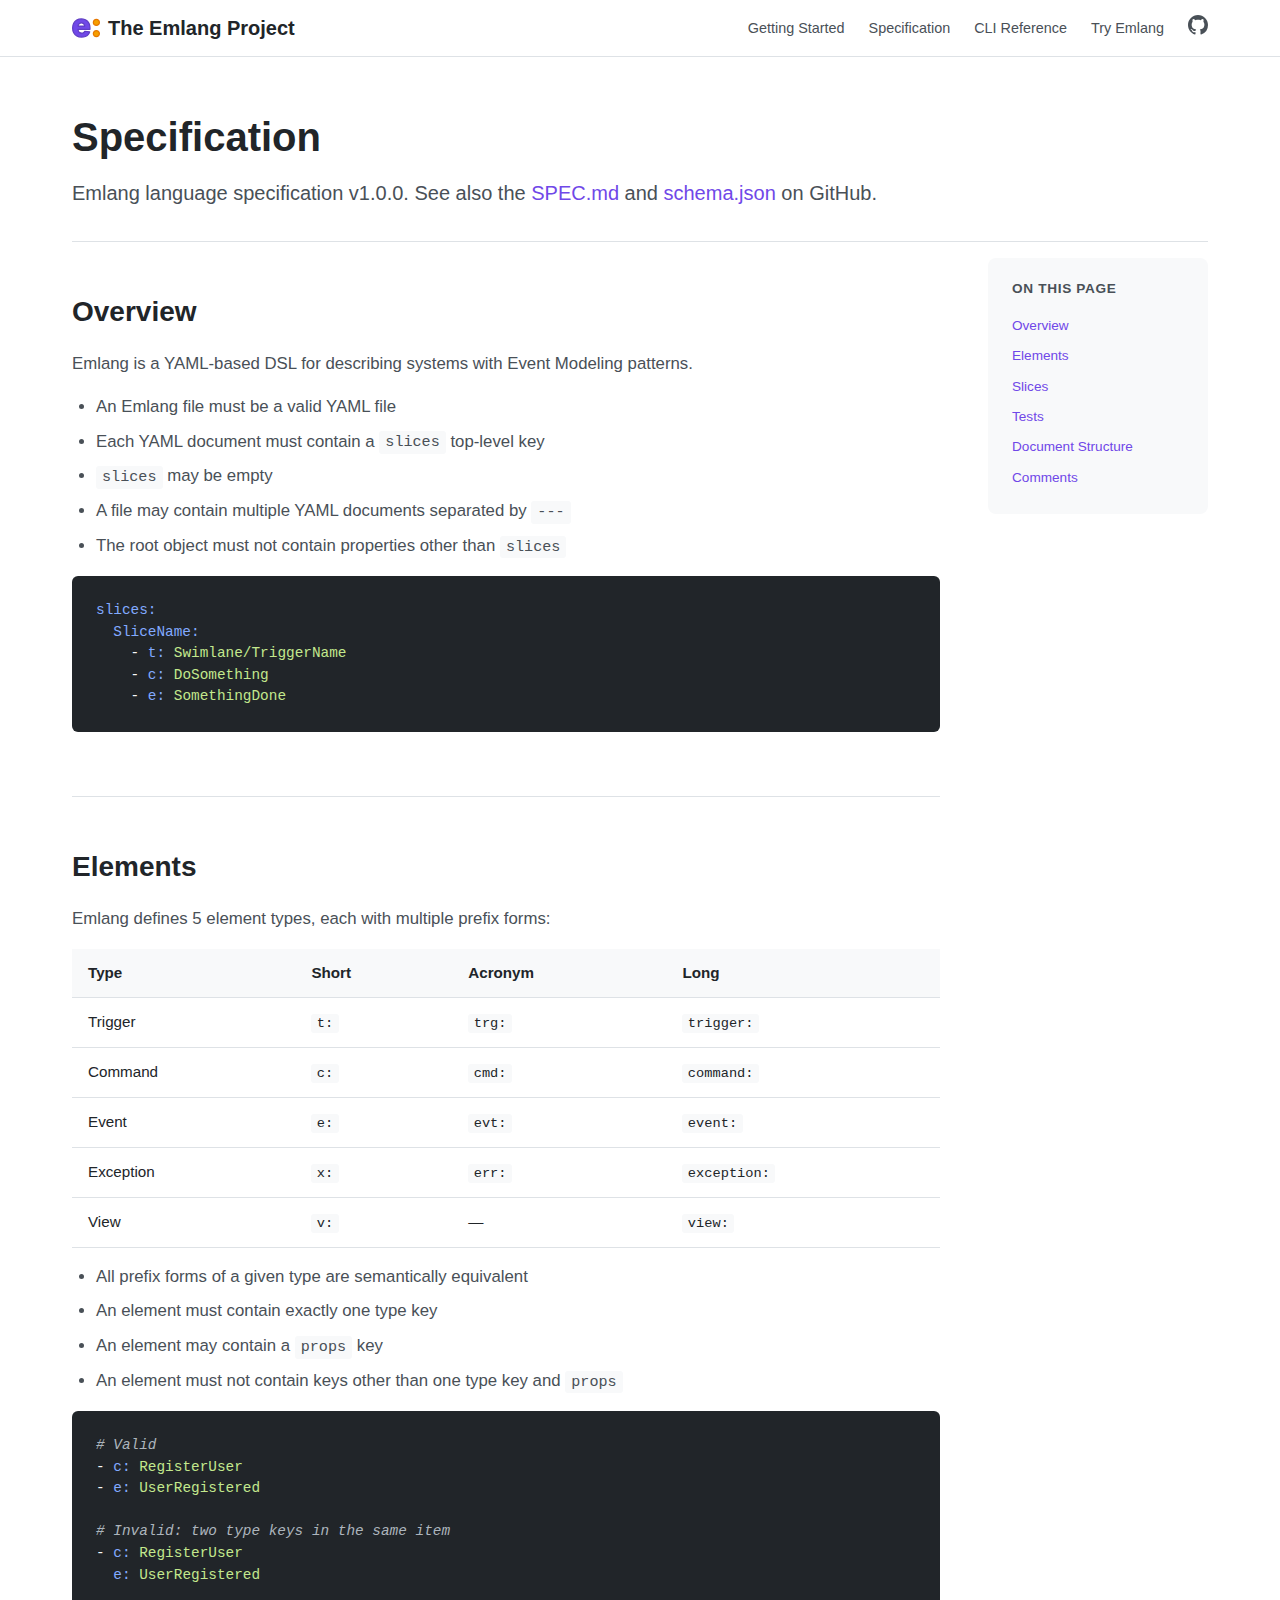
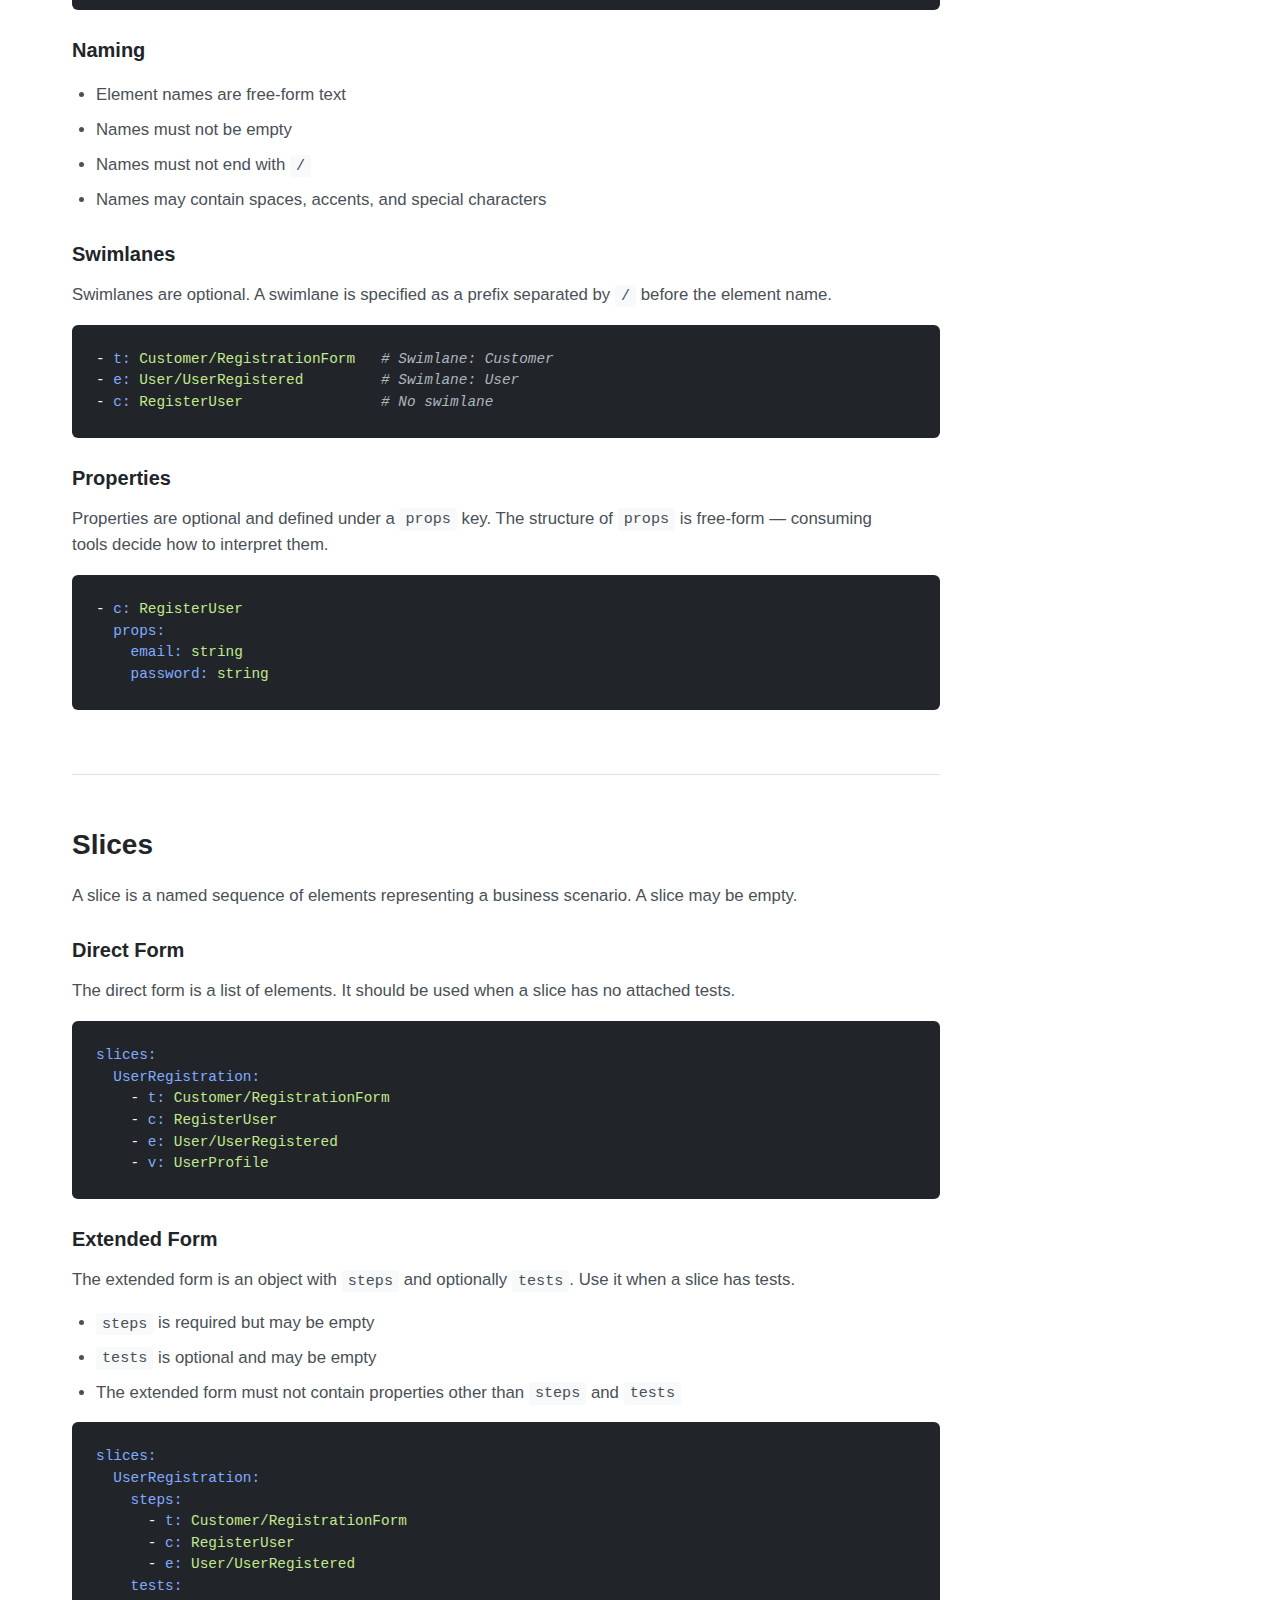
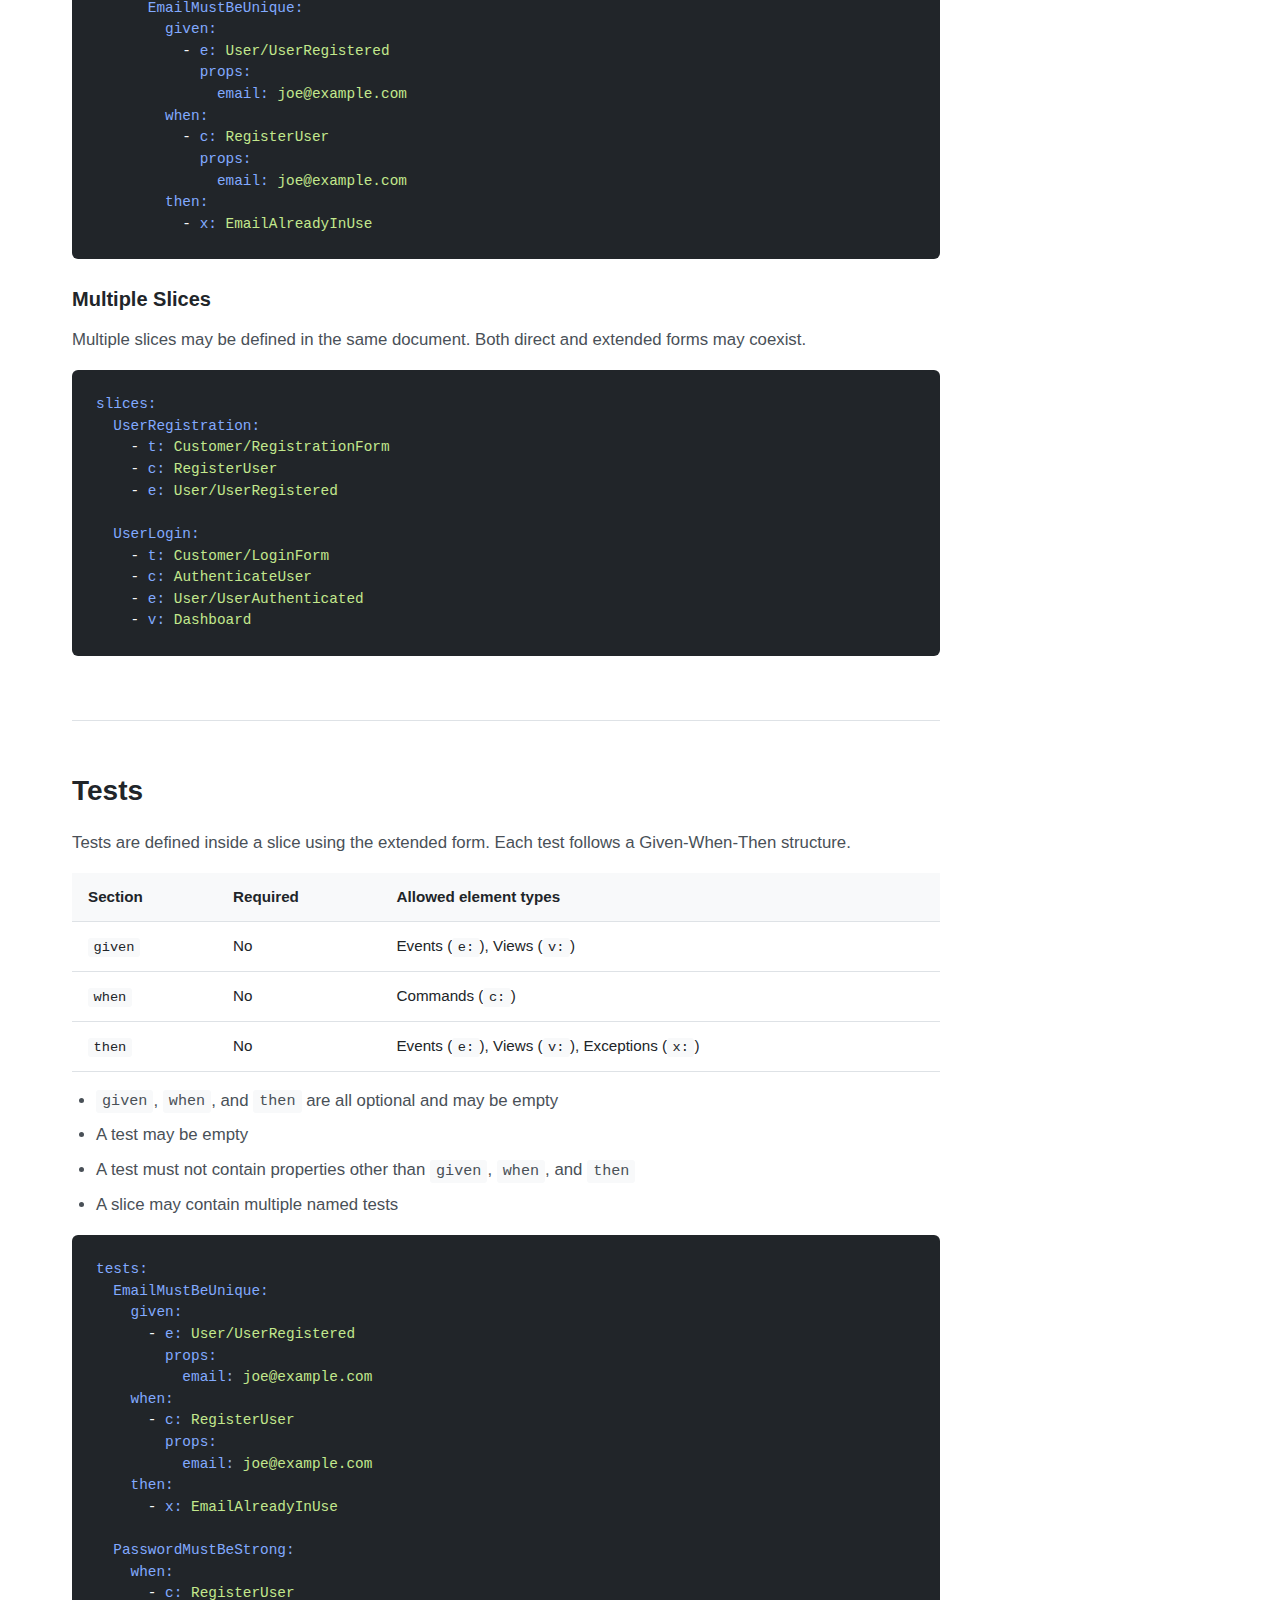
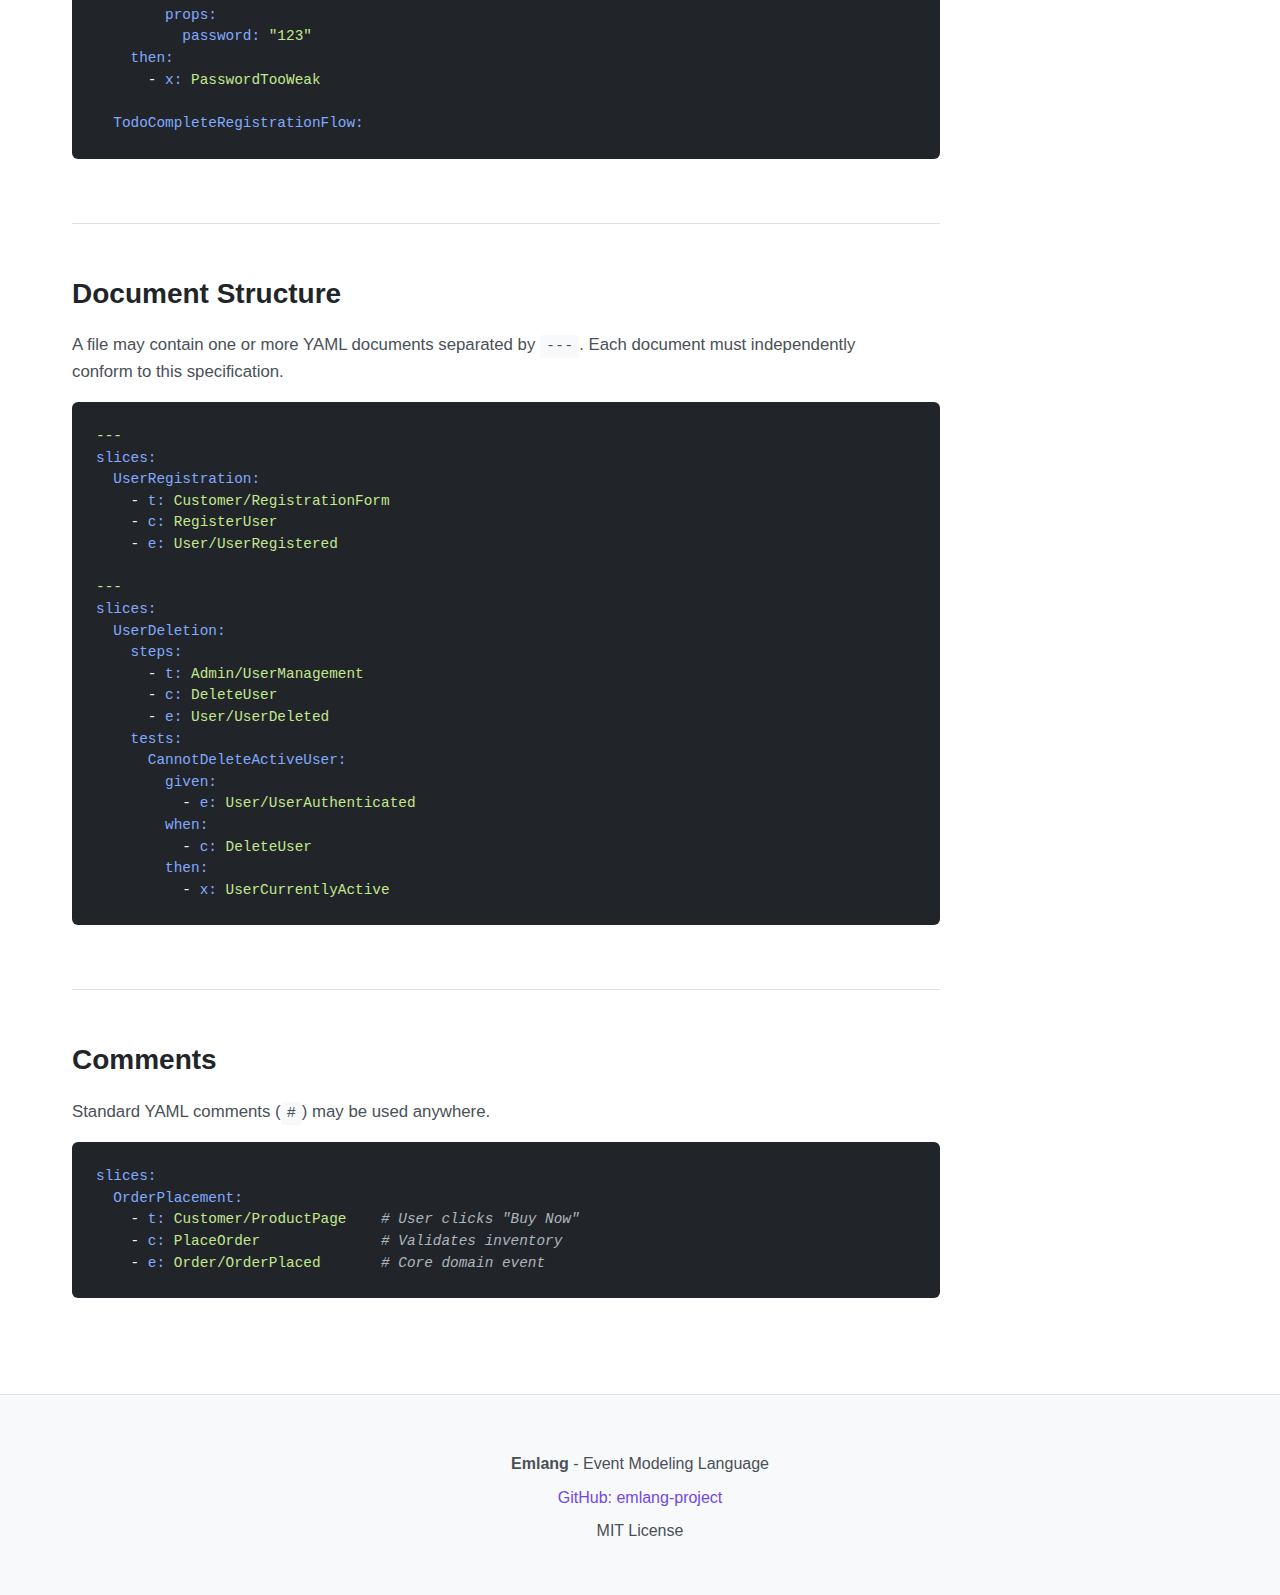
<file: spec.html>
<!DOCTYPE html>
<html lang="en">
<head>
    <meta charset="UTF-8">
    <meta name="viewport" content="width=device-width, initial-scale=1.0">
    <title>Specification - Emlang</title>
    <meta name="description" content="Language specification for Emlang - Event Modeling in YAML.">
    <link rel="icon" type="image/x-icon" href="favicon.ico">
    <link rel="canonical" href="https://emlang-project.github.io/spec.html">
    <link rel="stylesheet" href="styles.css">
</head>
<body>
    <nav>
        <div class="nav-inner">
            <a href="index.html" class="nav-logo"><img src="logo.svg" alt="Emlang" class="nav-logo-img"> The Emlang Project</a>
            <button class="nav-toggle" aria-label="Toggle navigation" onclick="document.querySelector('.nav-links').classList.toggle('open')">
                <svg viewBox="0 0 24 24" fill="none" stroke="currentColor" stroke-width="2"><path d="M3 12h18M3 6h18M3 18h18"/></svg>
            </button>
            <ul class="nav-links">
                <li><a href="index.html#getting-started">Getting Started</a></li>
                <li><a href="spec.html">Specification</a></li>
                <li><a href="cli.html">CLI Reference</a></li>
                <li><a href="repl.html" target="_blank">Try Emlang</a></li>
                <li><a href="https://github.com/emlang-project" target="_blank" aria-label="GitHub" class="nav-github"><svg viewBox="0 0 16 16" width="20" height="20" fill="currentColor"><path d="M8 0C3.58 0 0 3.58 0 8c0 3.54 2.29 6.53 5.47 7.59.4.07.55-.17.55-.38 0-.19-.01-.82-.01-1.49-2.01.37-2.53-.49-2.69-.94-.09-.23-.48-.94-.82-1.13-.28-.15-.68-.52-.01-.53.63-.01 1.08.58 1.23.82.72 1.21 1.87.87 2.33.66.07-.52.28-.87.51-1.07-1.78-.2-3.64-.89-3.64-3.95 0-.87.31-1.59.82-2.15-.08-.2-.36-1.02.08-2.12 0 0 .67-.21 2.2.82.64-.18 1.32-.27 2-.27.68 0 1.36.09 2 .27 1.53-1.04 2.2-.82 2.2-.82.44 1.1.16 1.92.08 2.12.51.56.82 1.27.82 2.15 0 3.07-1.87 3.75-3.65 3.95.29.25.54.73.54 1.48 0 1.07-.01 1.93-.01 2.2 0 .21.15.46.55.38A8.013 8.013 0 0016 8c0-4.42-3.58-8-8-8z"/></svg></a></li>
            </ul>
        </div>
    </nav>

    <div class="container">
        <div class="page-header">
            <h1>Specification</h1>
            <p>Emlang language specification v1.0.0. See also the <a href="https://github.com/emlang-project/spec/blob/main/SPEC.md">SPEC.md</a> and <a href="https://github.com/emlang-project/spec/blob/main/schema.json">schema.json</a> on GitHub.</p>
        </div>

        <div class="content-layout">
        <div class="content-main">

        <section id="overview">
            <h2>Overview</h2>
            <p>Emlang is a YAML-based DSL for describing systems with Event Modeling patterns.</p>
            <ul class="rules">
                <li>An Emlang file must be a valid YAML file</li>
                <li>Each YAML document must contain a <code>slices</code> top-level key</li>
                <li><code>slices</code> may be empty</li>
                <li>A file may contain multiple YAML documents separated by <code>---</code></li>
                <li>The root object must not contain properties other than <code>slices</code></li>
            </ul>
            <div class="code-wrapper">
                <button class="copy-btn" onclick="copyCode(this)">Copy</button>
                <pre><code><span class="hljs-attr">slices:</span>
  <span class="hljs-attr">SliceName:</span>
    - <span class="hljs-attr">t:</span> <span class="hljs-string">Swimlane/TriggerName</span>
    - <span class="hljs-attr">c:</span> <span class="hljs-string">DoSomething</span>
    - <span class="hljs-attr">e:</span> <span class="hljs-string">SomethingDone</span></code></pre>
            </div>
        </section>

        <section id="elements">
            <h2>Elements</h2>
            <p>Emlang defines 5 element types, each with multiple prefix forms:</p>

            <div class="table-wrapper">
                <table>
                    <thead>
                        <tr>
                            <th>Type</th>
                            <th>Short</th>
                            <th>Acronym</th>
                            <th>Long</th>
                        </tr>
                    </thead>
                    <tbody>
                        <tr>
                            <td>Trigger</td>
                            <td><code>t:</code></td>
                            <td><code>trg:</code></td>
                            <td><code>trigger:</code></td>
                        </tr>
                        <tr>
                            <td>Command</td>
                            <td><code>c:</code></td>
                            <td><code>cmd:</code></td>
                            <td><code>command:</code></td>
                        </tr>
                        <tr>
                            <td>Event</td>
                            <td><code>e:</code></td>
                            <td><code>evt:</code></td>
                            <td><code>event:</code></td>
                        </tr>
                        <tr>
                            <td>Exception</td>
                            <td><code>x:</code></td>
                            <td><code>err:</code></td>
                            <td><code>exception:</code></td>
                        </tr>
                        <tr>
                            <td>View</td>
                            <td><code>v:</code></td>
                            <td>—</td>
                            <td><code>view:</code></td>
                        </tr>
                    </tbody>
                </table>
            </div>

            <ul class="rules">
                <li>All prefix forms of a given type are semantically equivalent</li>
                <li>An element must contain exactly one type key</li>
                <li>An element may contain a <code>props</code> key</li>
                <li>An element must not contain keys other than one type key and <code>props</code></li>
            </ul>

            <div class="code-wrapper">
                <button class="copy-btn" onclick="copyCode(this)">Copy</button>
                <pre><code><span class="hljs-comment"># Valid</span>
- <span class="hljs-attr">c:</span> <span class="hljs-string">RegisterUser</span>
- <span class="hljs-attr">e:</span> <span class="hljs-string">UserRegistered</span>

<span class="hljs-comment"># Invalid: two type keys in the same item</span>
- <span class="hljs-attr">c:</span> <span class="hljs-string">RegisterUser</span>
  <span class="hljs-attr">e:</span> <span class="hljs-string">UserRegistered</span></code></pre>
            </div>

            <h3 id="naming">Naming</h3>
            <ul class="rules">
                <li>Element names are free-form text</li>
                <li>Names must not be empty</li>
                <li>Names must not end with <code>/</code></li>
                <li>Names may contain spaces, accents, and special characters</li>
            </ul>

            <h3 id="swimlanes">Swimlanes</h3>
            <p>Swimlanes are optional. A swimlane is specified as a prefix separated by <code>/</code> before the element name.</p>
            <div class="code-wrapper">
                <button class="copy-btn" onclick="copyCode(this)">Copy</button>
                <pre><code>- <span class="hljs-attr">t:</span> <span class="hljs-string">Customer/RegistrationForm</span>   <span class="hljs-comment"># Swimlane: Customer</span>
- <span class="hljs-attr">e:</span> <span class="hljs-string">User/UserRegistered</span>         <span class="hljs-comment"># Swimlane: User</span>
- <span class="hljs-attr">c:</span> <span class="hljs-string">RegisterUser</span>                <span class="hljs-comment"># No swimlane</span></code></pre>
            </div>

            <h3 id="properties">Properties</h3>
            <p>Properties are optional and defined under a <code>props</code> key. The structure of <code>props</code> is free-form — consuming tools decide how to interpret them.</p>
            <div class="code-wrapper">
                <button class="copy-btn" onclick="copyCode(this)">Copy</button>
                <pre><code>- <span class="hljs-attr">c:</span> <span class="hljs-string">RegisterUser</span>
  <span class="hljs-attr">props:</span>
    <span class="hljs-attr">email:</span> <span class="hljs-string">string</span>
    <span class="hljs-attr">password:</span> <span class="hljs-string">string</span></code></pre>
            </div>
        </section>

        <section id="slices">
            <h2>Slices</h2>
            <p>A slice is a named sequence of elements representing a business scenario. A slice may be empty.</p>

            <h3 id="direct-form">Direct Form</h3>
            <p>The direct form is a list of elements. It should be used when a slice has no attached tests.</p>
            <div class="code-wrapper">
                <button class="copy-btn" onclick="copyCode(this)">Copy</button>
                <pre><code><span class="hljs-attr">slices:</span>
  <span class="hljs-attr">UserRegistration:</span>
    - <span class="hljs-attr">t:</span> <span class="hljs-string">Customer/RegistrationForm</span>
    - <span class="hljs-attr">c:</span> <span class="hljs-string">RegisterUser</span>
    - <span class="hljs-attr">e:</span> <span class="hljs-string">User/UserRegistered</span>
    - <span class="hljs-attr">v:</span> <span class="hljs-string">UserProfile</span></code></pre>
            </div>

            <h3 id="extended-form">Extended Form</h3>
            <p>The extended form is an object with <code>steps</code> and optionally <code>tests</code>. Use it when a slice has tests.</p>
            <ul class="rules">
                <li><code>steps</code> is required but may be empty</li>
                <li><code>tests</code> is optional and may be empty</li>
                <li>The extended form must not contain properties other than <code>steps</code> and <code>tests</code></li>
            </ul>
            <div class="code-wrapper">
                <button class="copy-btn" onclick="copyCode(this)">Copy</button>
                <pre><code><span class="hljs-attr">slices:</span>
  <span class="hljs-attr">UserRegistration:</span>
    <span class="hljs-attr">steps:</span>
      - <span class="hljs-attr">t:</span> <span class="hljs-string">Customer/RegistrationForm</span>
      - <span class="hljs-attr">c:</span> <span class="hljs-string">RegisterUser</span>
      - <span class="hljs-attr">e:</span> <span class="hljs-string">User/UserRegistered</span>
    <span class="hljs-attr">tests:</span>
      <span class="hljs-attr">EmailMustBeUnique:</span>
        <span class="hljs-attr">given:</span>
          - <span class="hljs-attr">e:</span> <span class="hljs-string">User/UserRegistered</span>
            <span class="hljs-attr">props:</span>
              <span class="hljs-attr">email:</span> <span class="hljs-string">joe@example.com</span>
        <span class="hljs-attr">when:</span>
          - <span class="hljs-attr">c:</span> <span class="hljs-string">RegisterUser</span>
            <span class="hljs-attr">props:</span>
              <span class="hljs-attr">email:</span> <span class="hljs-string">joe@example.com</span>
        <span class="hljs-attr">then:</span>
          - <span class="hljs-attr">x:</span> <span class="hljs-string">EmailAlreadyInUse</span></code></pre>
            </div>

            <h3 id="multiple-slices">Multiple Slices</h3>
            <p>Multiple slices may be defined in the same document. Both direct and extended forms may coexist.</p>
            <div class="code-wrapper">
                <button class="copy-btn" onclick="copyCode(this)">Copy</button>
                <pre><code><span class="hljs-attr">slices:</span>
  <span class="hljs-attr">UserRegistration:</span>
    - <span class="hljs-attr">t:</span> <span class="hljs-string">Customer/RegistrationForm</span>
    - <span class="hljs-attr">c:</span> <span class="hljs-string">RegisterUser</span>
    - <span class="hljs-attr">e:</span> <span class="hljs-string">User/UserRegistered</span>

  <span class="hljs-attr">UserLogin:</span>
    - <span class="hljs-attr">t:</span> <span class="hljs-string">Customer/LoginForm</span>
    - <span class="hljs-attr">c:</span> <span class="hljs-string">AuthenticateUser</span>
    - <span class="hljs-attr">e:</span> <span class="hljs-string">User/UserAuthenticated</span>
    - <span class="hljs-attr">v:</span> <span class="hljs-string">Dashboard</span></code></pre>
            </div>
        </section>

        <section id="tests">
            <h2>Tests</h2>
            <p>Tests are defined inside a slice using the extended form. Each test follows a Given-When-Then structure.</p>

            <div class="table-wrapper">
                <table>
                    <thead>
                        <tr>
                            <th>Section</th>
                            <th>Required</th>
                            <th>Allowed element types</th>
                        </tr>
                    </thead>
                    <tbody>
                        <tr>
                            <td><code>given</code></td>
                            <td>No</td>
                            <td>Events (<code>e:</code>), Views (<code>v:</code>)</td>
                        </tr>
                        <tr>
                            <td><code>when</code></td>
                            <td>No</td>
                            <td>Commands (<code>c:</code>)</td>
                        </tr>
                        <tr>
                            <td><code>then</code></td>
                            <td>No</td>
                            <td>Events (<code>e:</code>), Views (<code>v:</code>), Exceptions (<code>x:</code>)</td>
                        </tr>
                    </tbody>
                </table>
            </div>

            <ul class="rules">
                <li><code>given</code>, <code>when</code>, and <code>then</code> are all optional and may be empty</li>
                <li>A test may be empty</li>
                <li>A test must not contain properties other than <code>given</code>, <code>when</code>, and <code>then</code></li>
                <li>A slice may contain multiple named tests</li>
            </ul>

            <div class="code-wrapper">
                <button class="copy-btn" onclick="copyCode(this)">Copy</button>
                <pre><code><span class="hljs-attr">tests:</span>
  <span class="hljs-attr">EmailMustBeUnique:</span>
    <span class="hljs-attr">given:</span>
      - <span class="hljs-attr">e:</span> <span class="hljs-string">User/UserRegistered</span>
        <span class="hljs-attr">props:</span>
          <span class="hljs-attr">email:</span> <span class="hljs-string">joe@example.com</span>
    <span class="hljs-attr">when:</span>
      - <span class="hljs-attr">c:</span> <span class="hljs-string">RegisterUser</span>
        <span class="hljs-attr">props:</span>
          <span class="hljs-attr">email:</span> <span class="hljs-string">joe@example.com</span>
    <span class="hljs-attr">then:</span>
      - <span class="hljs-attr">x:</span> <span class="hljs-string">EmailAlreadyInUse</span>

  <span class="hljs-attr">PasswordMustBeStrong:</span>
    <span class="hljs-attr">when:</span>
      - <span class="hljs-attr">c:</span> <span class="hljs-string">RegisterUser</span>
        <span class="hljs-attr">props:</span>
          <span class="hljs-attr">password:</span> <span class="hljs-string">"123"</span>
    <span class="hljs-attr">then:</span>
      - <span class="hljs-attr">x:</span> <span class="hljs-string">PasswordTooWeak</span>

  <span class="hljs-attr">TodoCompleteRegistrationFlow:</span></code></pre>
            </div>
        </section>

        <section id="documents">
            <h2>Document Structure</h2>
            <p>A file may contain one or more YAML documents separated by <code>---</code>. Each document must independently conform to this specification.</p>
            <div class="code-wrapper">
                <button class="copy-btn" onclick="copyCode(this)">Copy</button>
                <pre><code><span class="hljs-string">---</span>
<span class="hljs-attr">slices:</span>
  <span class="hljs-attr">UserRegistration:</span>
    - <span class="hljs-attr">t:</span> <span class="hljs-string">Customer/RegistrationForm</span>
    - <span class="hljs-attr">c:</span> <span class="hljs-string">RegisterUser</span>
    - <span class="hljs-attr">e:</span> <span class="hljs-string">User/UserRegistered</span>

<span class="hljs-string">---</span>
<span class="hljs-attr">slices:</span>
  <span class="hljs-attr">UserDeletion:</span>
    <span class="hljs-attr">steps:</span>
      - <span class="hljs-attr">t:</span> <span class="hljs-string">Admin/UserManagement</span>
      - <span class="hljs-attr">c:</span> <span class="hljs-string">DeleteUser</span>
      - <span class="hljs-attr">e:</span> <span class="hljs-string">User/UserDeleted</span>
    <span class="hljs-attr">tests:</span>
      <span class="hljs-attr">CannotDeleteActiveUser:</span>
        <span class="hljs-attr">given:</span>
          - <span class="hljs-attr">e:</span> <span class="hljs-string">User/UserAuthenticated</span>
        <span class="hljs-attr">when:</span>
          - <span class="hljs-attr">c:</span> <span class="hljs-string">DeleteUser</span>
        <span class="hljs-attr">then:</span>
          - <span class="hljs-attr">x:</span> <span class="hljs-string">UserCurrentlyActive</span></code></pre>
            </div>
        </section>

        <section id="comments">
            <h2>Comments</h2>
            <p>Standard YAML comments (<code>#</code>) may be used anywhere.</p>
            <div class="code-wrapper">
                <button class="copy-btn" onclick="copyCode(this)">Copy</button>
                <pre><code><span class="hljs-attr">slices:</span>
  <span class="hljs-attr">OrderPlacement:</span>
    - <span class="hljs-attr">t:</span> <span class="hljs-string">Customer/ProductPage</span>    <span class="hljs-comment"># User clicks "Buy Now"</span>
    - <span class="hljs-attr">c:</span> <span class="hljs-string">PlaceOrder</span>              <span class="hljs-comment"># Validates inventory</span>
    - <span class="hljs-attr">e:</span> <span class="hljs-string">Order/OrderPlaced</span>       <span class="hljs-comment"># Core domain event</span></code></pre>
            </div>
        </section>

        </div><!-- .content-main -->
        <aside class="toc-sidebar">
            <div class="toc">
                <h3>On this page</h3>
                <ul>
                    <li><a href="#overview">Overview</a></li>
                    <li><a href="#elements">Elements</a></li>
                    <li><a href="#slices">Slices</a></li>
                    <li><a href="#tests">Tests</a></li>
                    <li><a href="#documents">Document Structure</a></li>
                    <li><a href="#comments">Comments</a></li>
                </ul>
            </div>
        </aside>
        </div><!-- .content-layout -->
    </div>

    <footer>
        <div class="container">
            <p><strong>Emlang</strong> - Event Modeling Language</p>
            <p><a href="https://github.com/emlang-project">GitHub: emlang-project</a></p>
            <p>MIT License</p>
        </div>
    </footer>

    <script>
        function copyCode(btn) {
            const wrapper = btn.parentElement;
            const codeEl = wrapper.querySelector('code');
            const text = codeEl.textContent.trim();
            navigator.clipboard.writeText(text).then(() => {
                btn.textContent = 'Copied!';
                setTimeout(() => { btn.textContent = 'Copy'; }, 2000);
            });
        }
    </script>
</body>
</html>
</file>
<file: styles.css>
/* Open Colors */
:root {
    --violet-6: #7048e8;
    --violet-7: #5f3dc4;
    --orange-6: #f59f00;
    --orange-7: #e67700;
    --gray-0: #f8f9fa;
    --gray-1: #f1f3f5;
    --gray-3: #dee2e6;
    --gray-5: #adb5bd;
    --gray-7: #495057;
    --gray-9: #212529;
}

* {
    margin: 0;
    padding: 0;
    box-sizing: border-box;
}

html {
    scroll-behavior: smooth;
    scroll-padding-top: 60px;
}

body {
    font-family: -apple-system, BlinkMacSystemFont, 'Segoe UI', Roboto, Oxygen, Ubuntu, Cantarell, sans-serif;
    line-height: 1.6;
    color: var(--gray-9);
    background: white;
}

/* Nav */
nav {
    position: sticky;
    top: 0;
    z-index: 100;
    background: white;
    border-bottom: 1px solid var(--gray-3);
}

.nav-inner {
    max-width: 1200px;
    margin: 0 auto;
    padding: 0 2rem;
    display: flex;
    align-items: center;
    justify-content: space-between;
    height: 56px;
}

.nav-logo {
    font-weight: 800;
    font-size: 1.25rem;
    text-decoration: none;
    color: var(--gray-9);
    display: flex;
    align-items: center;
    gap: 0.5rem;
}

.nav-logo-img {
    height: 28px;
    width: 28px;
}

.nav-links {
    display: flex;
    gap: 1.5rem;
    list-style: none;
}

.nav-links a {
    text-decoration: none;
    color: var(--gray-7);
    font-size: 0.9rem;
    font-weight: 500;
    transition: color 0.2s;
}

.nav-links a:hover {
    color: var(--violet-6);
}

.nav-github {
    display: flex;
    align-items: center;
}

.nav-toggle {
    display: none;
    background: none;
    border: none;
    cursor: pointer;
    padding: 0.5rem;
}

.nav-toggle svg {
    width: 24px;
    height: 24px;
    stroke: var(--gray-7);
}

.container {
    max-width: 1200px;
    margin: 0 auto;
    padding: 0 2rem;
}

/* Page header */
.page-header {
    padding: 3rem 0 2rem;
    border-bottom: 1px solid var(--gray-3);
}

.page-header h1 {
    font-size: 2.5rem;
    font-weight: 800;
    color: var(--gray-9);
    margin-bottom: 0.5rem;
}

.page-header p {
    font-size: 1.25rem;
    color: var(--gray-7);
}

.page-header p a {
    color: var(--violet-6);
    text-decoration: none;
}

.page-header p a:hover {
    text-decoration: underline;
}

/* Sections */
section {
    padding: 3rem 0;
    border-bottom: 1px solid var(--gray-3);
}

section:last-of-type {
    border-bottom: none;
}

section h2 {
    font-size: 1.75rem;
    font-weight: 700;
    margin-bottom: 1rem;
    color: var(--gray-9);
}

section h3 {
    font-size: 1.25rem;
    font-weight: 600;
    margin-top: 1.5rem;
    margin-bottom: 0.75rem;
    color: var(--gray-9);
}

section p {
    font-size: 1.05rem;
    color: var(--gray-7);
    margin-bottom: 1rem;
    max-width: 800px;
}

/* Code */
code {
    background: var(--gray-0);
    padding: 0.15em 0.4em;
    border-radius: 3px;
    font-size: 0.9em;
}

pre {
    background: var(--gray-9);
    color: #f8f9fa;
    padding: 1.5rem;
    border-radius: 6px;
    overflow-x: auto;
    font-size: 0.9rem;
    line-height: 1.5;
    margin: 1rem 0;
}

pre code {
    background: none;
    padding: 0;
    font-size: inherit;
}

/* Tables */
.table-wrapper {
    overflow-x: auto;
    margin: 1rem 0;
}

table {
    width: 100%;
    border-collapse: collapse;
    font-size: 0.95rem;
}

th, td {
    text-align: left;
    padding: 0.75rem 1rem;
    border-bottom: 1px solid var(--gray-3);
}

th {
    background: var(--gray-0);
    font-weight: 600;
    color: var(--gray-9);
    white-space: nowrap;
}

td code {
    white-space: nowrap;
}

.category-row td {
    background: var(--gray-0);
    font-weight: 600;
    color: var(--violet-6);
    padding-top: 1rem;
}

.severity-error {
    color: #c92a2a;
    font-weight: 600;
}

.severity-warning {
    color: #e67700;
    font-weight: 600;
}

/* Lists */
ul.rules {
    margin: 1rem 0;
    padding-left: 1.5rem;
    color: var(--gray-7);
}

ul.rules li {
    margin-bottom: 0.5rem;
    font-size: 1.05rem;
}

ol, ul.plain {
    margin: 1rem 0;
    padding-left: 1.5rem;
    color: var(--gray-7);
}

ol li, ul.plain li {
    margin-bottom: 0.5rem;
    font-size: 1.05rem;
}

/* Code wrapper with copy button */
.code-wrapper {
    position: relative;
}

.copy-btn {
    position: absolute;
    top: 0.5rem;
    right: 0.5rem;
    background: rgba(255, 255, 255, 0.15);
    color: var(--gray-5);
    border: 1px solid rgba(255, 255, 255, 0.2);
    border-radius: 4px;
    padding: 0.25rem 0.5rem;
    font-size: 0.75rem;
    cursor: pointer;
    opacity: 0;
    transition: opacity 0.2s;
    font-family: inherit;
}

.code-wrapper:hover .copy-btn,
.install-wrapper:hover .copy-btn {
    opacity: 1;
}

.copy-btn:hover {
    background: rgba(255, 255, 255, 0.25);
    color: white;
}

/* Syntax Highlighting */
.hljs-attr { color: #82aaff; }
.hljs-string { color: #c3e88d; }
.hljs-number { color: #f78c6c; }
.hljs-comment { color: var(--gray-5); font-style: italic; }
.hljs-literal { color: #ff966c; }

/* Content layout */
.content-layout {
    display: flex;
    gap: 3rem;
    align-items: flex-start;
}

.content-main {
    flex: 1;
    min-width: 0;
}

/* TOC */
.toc-sidebar {
    width: 220px;
    flex-shrink: 0;
    position: sticky;
    top: 72px;
    max-height: calc(100vh - 88px);
    overflow-y: auto;
    padding: 1rem 0;
}

.toc {
    background: var(--gray-0);
    border-radius: 8px;
    padding: 1.25rem 1.5rem;
}

.toc h3 {
    margin-top: 0;
    margin-bottom: 0.75rem;
    font-size: 0.85rem;
    text-transform: uppercase;
    letter-spacing: 0.05em;
    color: var(--gray-7);
}

.toc ul {
    list-style: none;
    padding: 0;
}

.toc li {
    margin-bottom: 0.3rem;
}

.toc a {
    text-decoration: none;
    color: var(--violet-6);
    font-size: 0.85rem;
}

.toc a:hover {
    text-decoration: underline;
}

/* Footer */
footer {
    padding: 3rem 0;
    background: var(--gray-0);
    border-top: 1px solid var(--gray-3);
    text-align: center;
    margin-top: 2rem;
}

footer p {
    color: var(--gray-7);
    margin: 0.5rem 0;
}

footer a {
    color: var(--violet-6);
    text-decoration: none;
}

footer a:hover {
    text-decoration: underline;
}

/* Responsive */
@media (max-width: 768px) {
    .page-header h1 {
        font-size: 2rem;
    }

    section h2 {
        font-size: 1.5rem;
    }

    .nav-toggle {
        display: block;
    }

    .nav-links {
        display: none;
        position: absolute;
        top: 56px;
        left: 0;
        right: 0;
        background: white;
        flex-direction: column;
        padding: 1rem 2rem;
        border-bottom: 1px solid var(--gray-3);
        gap: 0.75rem;
    }

    .nav-links.open {
        display: flex;
    }

    th, td {
        padding: 0.5rem 0.75rem;
        font-size: 0.85rem;
    }

    .content-layout {
        display: block;
    }

    .toc-sidebar {
        width: auto;
        position: static;
        max-height: none;
        padding: 0;
        margin-bottom: 1rem;
    }
}
</file>
